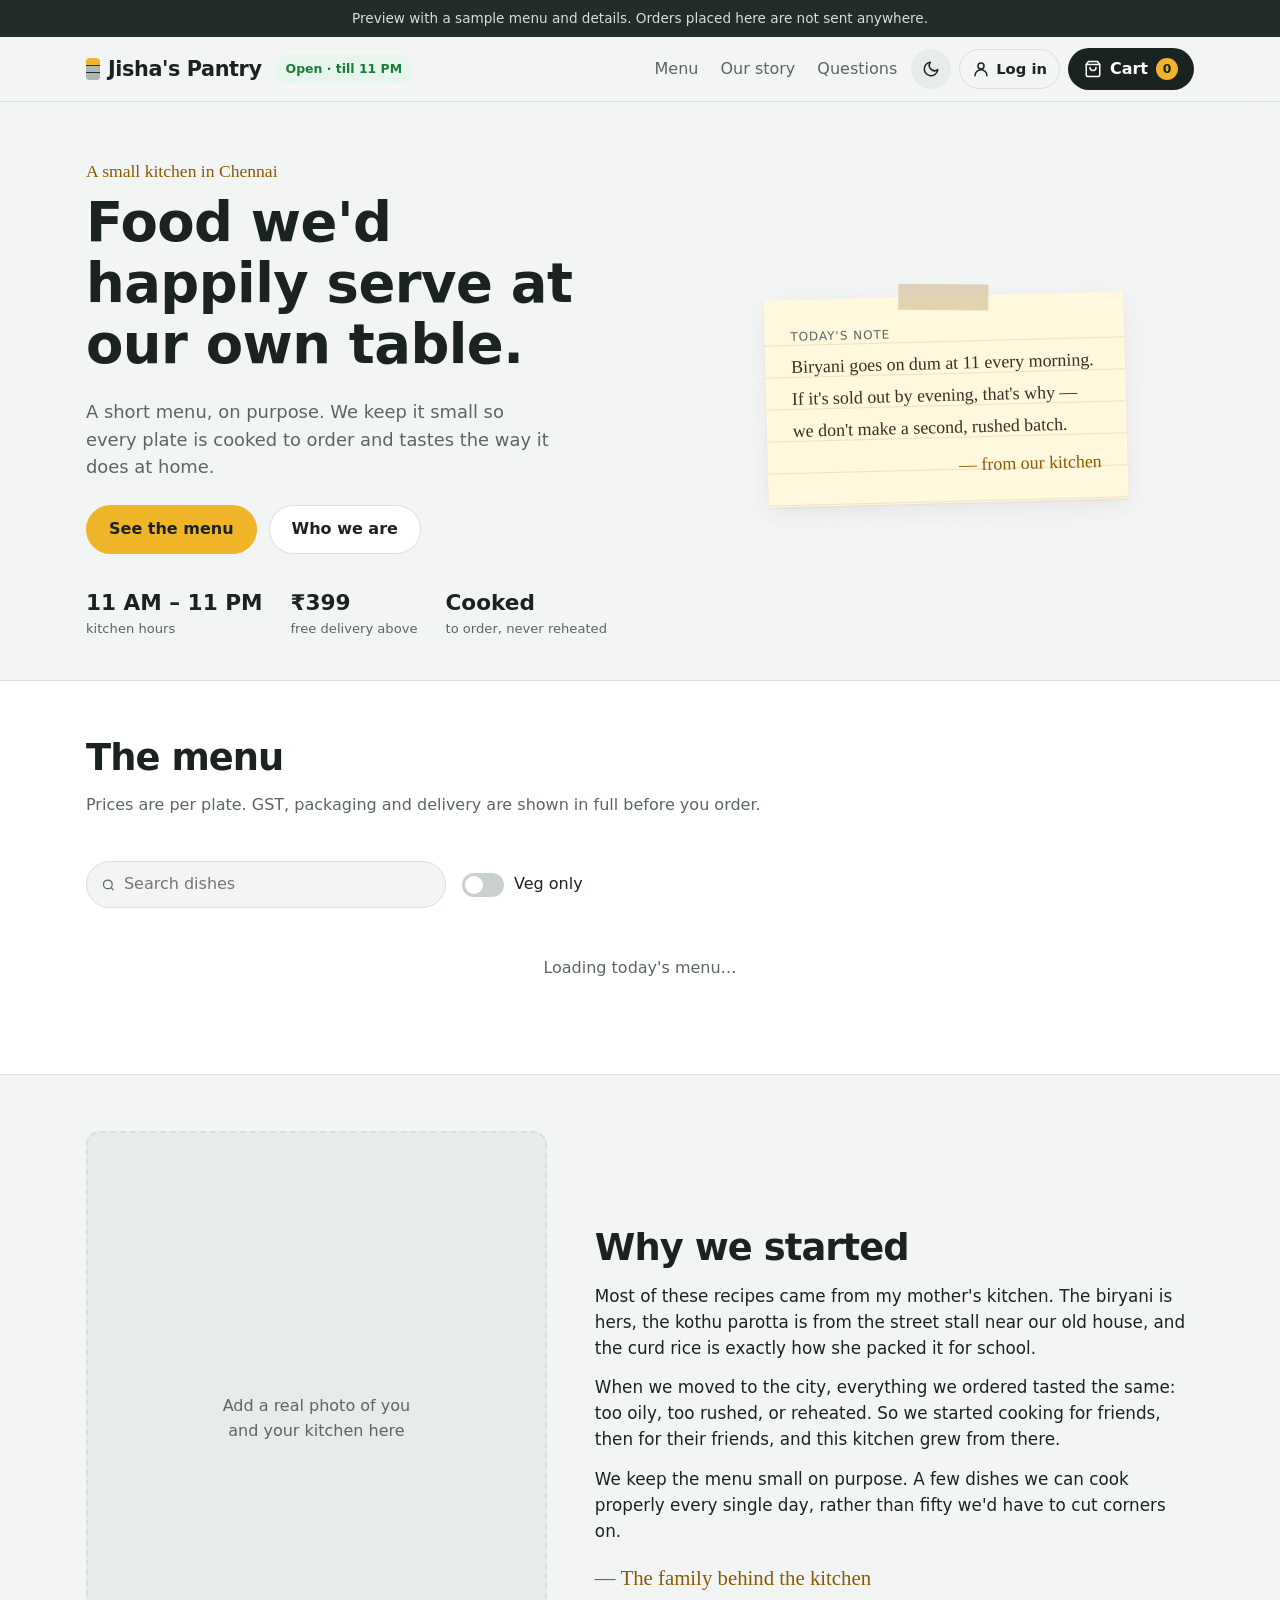
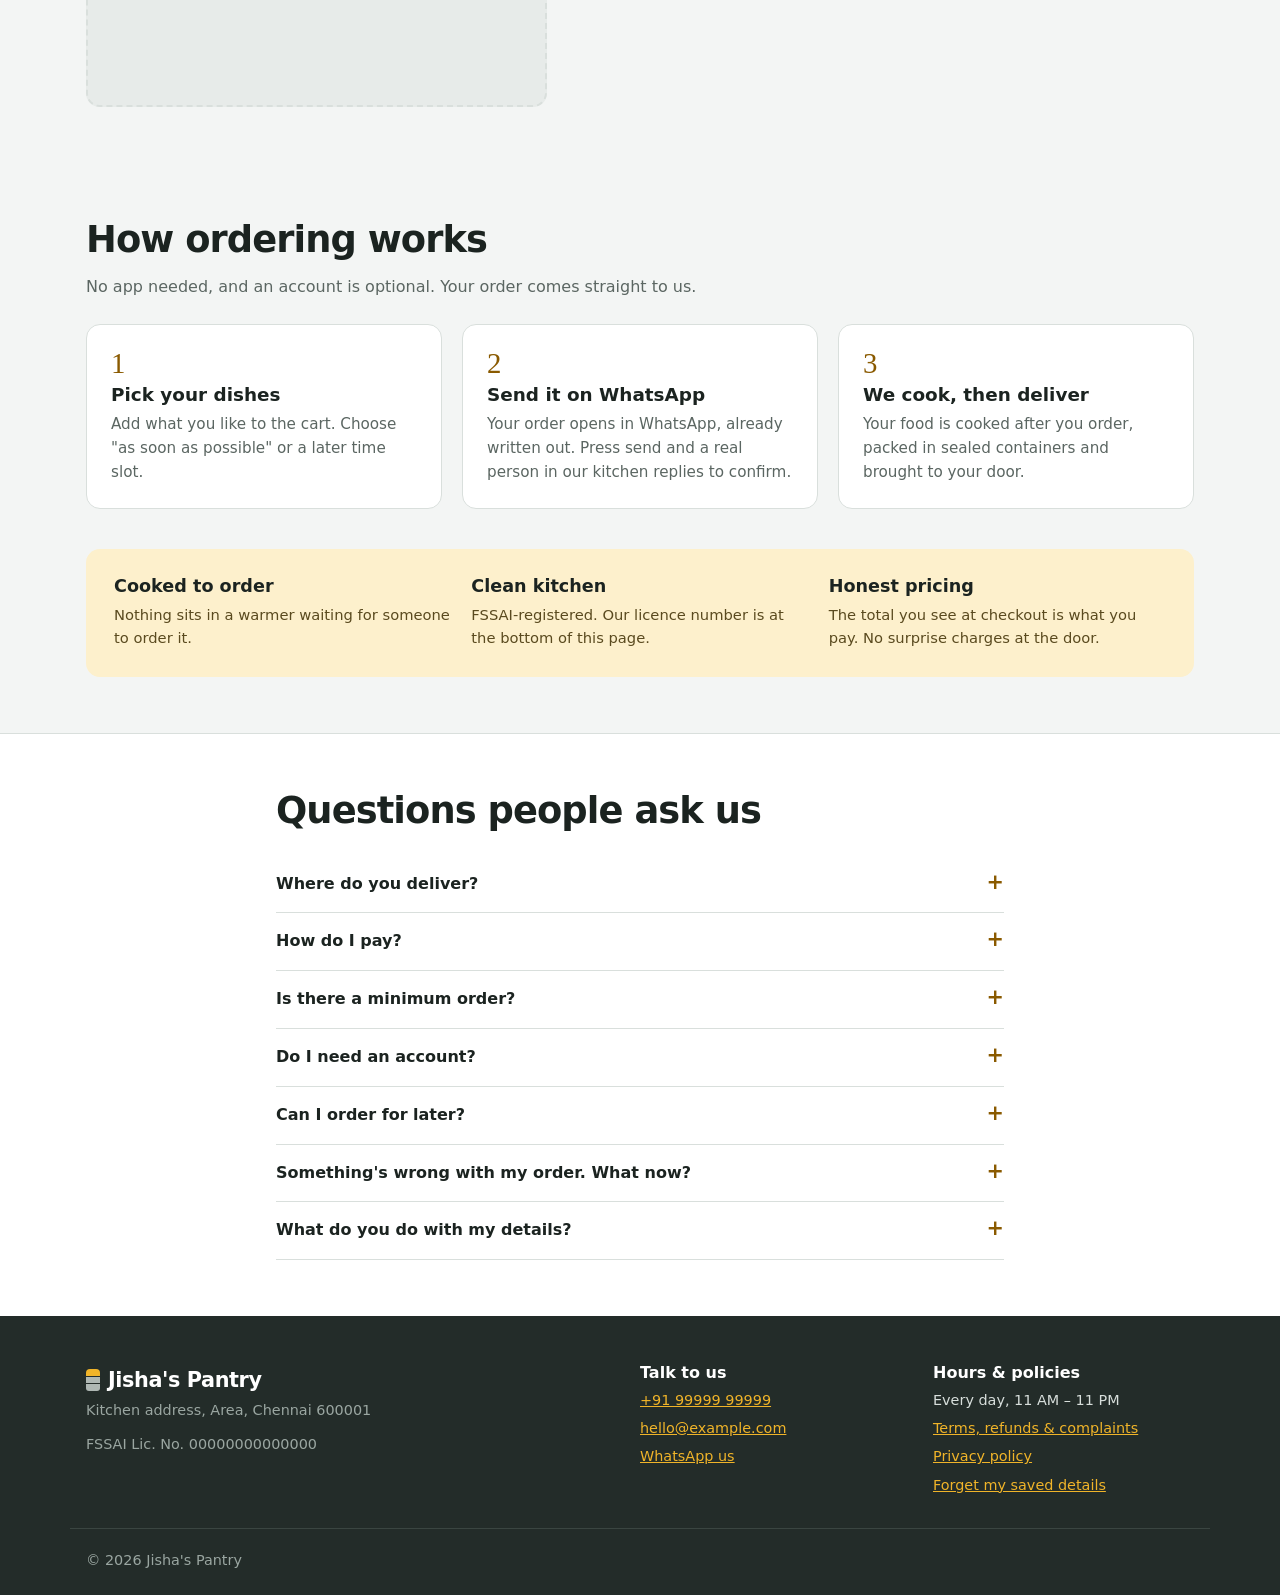
<file: index.html>
<!doctype html>
<html lang="en-IN">
<head>
  <meta charset="utf-8" />
  <meta name="viewport" content="width=device-width, initial-scale=1" />
  <!-- Only this site's own files and its Supabase backend may load. No trackers, ads or third-party scripts. -->
  <meta http-equiv="Content-Security-Policy" content="default-src 'self'; script-src 'self'; style-src 'self'; img-src 'self' data: https://*.supabase.co; font-src 'self'; connect-src 'self' https://*.supabase.co wss://*.supabase.co; manifest-src 'self'; object-src 'none'; base-uri 'none'; form-action 'self'" />
  <meta name="referrer" content="strict-origin-when-cross-origin" />
  <!-- PREVIEW: remove this line at launch so search engines can list the site. -->
  <meta name="robots" content="noindex" />
  <title>Jisha's Pantry — Home-style food delivered in Chennai</title>
  <meta name="description" content="A small cloud kitchen in Chennai. Biryani, curries, dosa and more, cooked to order and delivered hot. Order on WhatsApp." />
  <link rel="canonical" href="https://kiruthika12504.github.io/jishas-pantry/" />
  <meta name="color-scheme" content="light dark" />
  <meta name="theme-color" content="#f3f5f4" />
  <meta property="og:type" content="restaurant" />
  <meta property="og:site_name" content="Jisha's Pantry" />
  <meta property="og:title" content="Jisha's Pantry — Home-style food delivered in Chennai" />
  <meta property="og:description" content="A short menu, cooked to order. Order on WhatsApp." />
  <meta property="og:url" content="https://kiruthika12504.github.io/jishas-pantry/" />
  <meta property="og:image" content="https://kiruthika12504.github.io/jishas-pantry/images/og.png" />
  <meta property="og:locale" content="en_IN" />
  <meta name="twitter:card" content="summary_large_image" />
  <link rel="icon" href="images/icon.svg" type="image/svg+xml" />
  <link rel="apple-touch-icon" href="images/icon-512.png" />
  <link rel="manifest" href="manifest.webmanifest" />
  <link rel="stylesheet" href="css/styles.css" />
  <script src="js/theme.js"></script>
  <script src="js/config.js" defer></script>
  <script src="js/menu.js" defer></script>
  <script src="js/vendor/supabase.js" defer></script>
  <script src="js/backend.js" defer></script>
  <script src="js/site.js" defer></script>
  <script src="js/app.js" defer></script>
  <!-- Business details for search engines. Update with the real details at launch. -->
  <script type="application/ld+json">
  {
    "@context": "https://schema.org",
    "@type": "Restaurant",
    "name": "Jisha's Pantry",
    "url": "https://kiruthika12504.github.io/jishas-pantry/",
    "servesCuisine": ["South Indian", "Indian"],
    "priceRange": "₹₹",
    "telephone": "+91 99999 99999",
    "address": { "@type": "PostalAddress", "addressLocality": "Chennai", "addressRegion": "Tamil Nadu", "addressCountry": "IN" },
    "openingHoursSpecification": [{ "@type": "OpeningHoursSpecification", "dayOfWeek": ["Monday","Tuesday","Wednesday","Thursday","Friday","Saturday","Sunday"], "opens": "11:00", "closes": "23:00" }],
    "hasMenu": "https://kiruthika12504.github.io/jishas-pantry/#menu",
    "acceptsReservations": false
  }
  </script>
</head>
<body>
  <a href="#menu" class="skip">Skip to menu</a>
  <div class="preview-banner" id="previewBanner" hidden>Preview with a sample menu and details. Orders placed here are not sent anywhere.</div>

  <header class="site-header">
    <div class="container header-inner">
      <a href="./" class="logo"><span data-brand></span></a>
      <span class="status-pill" id="statusPill"></span>
      <nav class="nav" aria-label="Main">
        <a href="#menu">Menu</a>
        <a href="#story">Our story</a>
        <a href="#faq">Questions</a>
      </nav>
      <div class="header-actions">
        <button type="button" class="icon-btn theme-toggle" aria-label="Switch theme">
          <svg class="icon-moon" viewBox="0 0 24 24" fill="none" stroke="currentColor" stroke-width="2" stroke-linecap="round" stroke-linejoin="round" aria-hidden="true"><path d="M21 12.8A9 9 0 1 1 11.2 3a7 7 0 0 0 9.8 9.8Z"/></svg>
          <svg class="icon-sun" viewBox="0 0 24 24" fill="none" stroke="currentColor" stroke-width="2" stroke-linecap="round" aria-hidden="true"><circle cx="12" cy="12" r="4"/><path d="M12 2v2M12 20v2M4.9 4.9l1.4 1.4M17.7 17.7l1.4 1.4M2 12h2M20 12h2M4.9 19.1l1.4-1.4M17.7 6.3l1.4-1.4"/></svg>
        </button>
        <a href="account.html" class="account-link" id="accountLink" hidden>
          <svg width="18" height="18" viewBox="0 0 24 24" fill="none" stroke="currentColor" stroke-width="2" stroke-linecap="round" aria-hidden="true"><circle cx="12" cy="8" r="4"/><path d="M4 21a8 8 0 0 1 16 0"/></svg>
          <span class="account-label">Log in</span>
        </a>
        <button type="button" class="cart-btn" id="openCart" aria-label="Open cart">
          <svg width="18" height="18" viewBox="0 0 24 24" fill="none" stroke="currentColor" stroke-width="2" stroke-linecap="round" stroke-linejoin="round" aria-hidden="true"><path d="M6 2 3 6v14a2 2 0 0 0 2 2h14a2 2 0 0 0 2-2V6l-3-4Z"/><path d="M3 6h18"/><path d="M16 10a4 4 0 0 1-8 0"/></svg>
          <span>Cart</span>
          <span class="cart-count" id="cartCount">0</span>
        </button>
      </div>
    </div>
  </header>

  <main id="top">
    <section class="hero" aria-labelledby="heroTitle">
      <div class="container hero-inner">
        <div class="hero-copy">
          <p class="eyebrow">A small kitchen in <span data-city></span></p>
          <h1 id="heroTitle">Food we'd happily serve at our own table.</h1>
          <p class="lead">A short menu, on purpose. We keep it small so every plate is cooked to order and tastes the way it does at home.</p>
          <div class="hero-cta">
            <a href="#menu" class="btn btn-primary">See the menu</a>
            <a href="#story" class="btn btn-ghost">Who we are</a>
          </div>
          <ul class="hero-facts">
            <li><strong id="factHours"></strong><span>kitchen hours</span></li>
            <li><strong id="factFree"></strong><span>free delivery above</span></li>
            <li><strong>Cooked</strong><span>to order, never reheated</span></li>
          </ul>
        </div>
        <aside class="note" aria-label="Note from the kitchen">
          <p class="note-label">Today's note</p>
          <p class="note-text" id="kitchenNote"></p>
          <p class="note-sign" id="kitchenNoteSign"></p>
        </aside>
      </div>
    </section>

    <section class="menu-section" id="menu" aria-labelledby="menuTitle">
      <div class="container">
        <div class="section-head">
          <h2 id="menuTitle">The menu</h2>
          <p class="muted">Prices are per plate. GST, packaging and delivery are shown in full before you order.</p>
        </div>

        <div class="menu-tools">
          <div class="chips" id="categoryChips" role="group" aria-label="Filter by category"></div>
          <div class="tool-row">
            <label class="search">
              <svg width="16" height="16" viewBox="0 0 24 24" fill="none" stroke="currentColor" stroke-width="2" aria-hidden="true"><circle cx="11" cy="11" r="7"/><path d="m20 20-3.5-3.5"/></svg>
              <span class="visually-hidden">Search dishes</span>
              <input type="search" id="searchInput" placeholder="Search dishes" maxlength="40" />
            </label>
            <label class="toggle">
              <input type="checkbox" id="vegOnly" />
              <span class="toggle-track" aria-hidden="true"><span class="toggle-thumb"></span></span>
              <span>Veg only</span>
            </label>
          </div>
        </div>

        <p class="menu-status" id="menuStatus" role="status" hidden></p>
        <div class="menu-grid" id="menuGrid" aria-live="polite"></div>
        <p class="empty muted" id="menuEmpty" hidden>Nothing matches that. Try another search?</p>
      </div>
    </section>

    <section class="story" id="story" aria-labelledby="storyTitle">
      <div class="container story-inner">
        <figure class="story-photo">
          <!-- Replace with a real photo of you / your team in the kitchen: images/team.jpg -->
          <div class="photo-placeholder">Add a real photo of you<br />and your kitchen here</div>
        </figure>
        <div>
          <h2 id="storyTitle">Why we started</h2>
          <!-- SAMPLE TEXT for the preview. Replace with the owner's real story, in their own words, before going live. -->
          <p>Most of these recipes came from my mother's kitchen. The biryani is hers, the kothu parotta is from the street stall near our old house, and the curd rice is exactly how she packed it for school.</p>
          <p>When we moved to the city, everything we ordered tasted the same: too oily, too rushed, or reheated. So we started cooking for friends, then for their friends, and this kitchen grew from there.</p>
          <p>We keep the menu small on purpose. A few dishes we can cook properly every single day, rather than fifty we'd have to cut corners on.</p>
          <p class="signature">— The family behind the kitchen</p>
        </div>
      </div>
    </section>

    <section class="how" id="how" aria-labelledby="howTitle">
      <div class="container">
        <div class="section-head">
          <h2 id="howTitle">How ordering works</h2>
          <p class="muted">No app needed, and an account is optional. Your order comes straight to us.</p>
        </div>
        <ol class="steps">
          <li><h3>Pick your dishes</h3><p>Add what you like to the cart. Choose "as soon as possible" or a later time slot.</p></li>
          <li><h3>Send it on WhatsApp</h3><p>Your order opens in WhatsApp, already written out. Press send and a real person in our kitchen replies to confirm.</p></li>
          <li><h3>We cook, then deliver</h3><p>Your food is cooked after you order, packed in sealed containers and brought to your door.</p></li>
        </ol>

        <!-- Only keep promises you actually keep every day. -->
        <div class="promise">
          <div><h3>Cooked to order</h3><p>Nothing sits in a warmer waiting for someone to order it.</p></div>
          <div><h3>Clean kitchen</h3><p>FSSAI-registered. Our licence number is at the bottom of this page.</p></div>
          <div><h3>Honest pricing</h3><p>The total you see at checkout is what you pay. No surprise charges at the door.</p></div>
        </div>
      </div>
    </section>

    <section class="faq" id="faq" aria-labelledby="faqTitle">
      <div class="container narrow">
        <div class="section-head">
          <h2 id="faqTitle">Questions people ask us</h2>
        </div>
        <details><summary>Where do you deliver?</summary><p id="faqArea"></p></details>
        <details><summary>How do I pay?</summary><p>By UPI or cash when your food arrives. We never ask for card details, OTPs or passwords — if anyone claiming to be us does, it isn't us.</p></details>
        <details><summary>Is there a minimum order?</summary><p id="faqMin"></p></details>
        <details><summary>Do I need an account?</summary><p>No. You can order as a guest. An account just saves your name, number and address so checkout is quicker next time.</p></details>
        <details><summary>Can I order for later?</summary><p>Yes. At checkout, pick a time slot for later today or tomorrow.</p></details>
        <details><summary>Something's wrong with my order. What now?</summary><p>Message us on WhatsApp with a photo. If we got it wrong, we'll replace the dish or refund you. Our full <a href="terms.html#refunds">cancellation and refund policy</a> is in the terms.</p></details>
        <details><summary>What do you do with my details?</summary><p>We use your name, number and address only to deliver your order. We don't sell or share them, and this website has no tracking. <a href="privacy.html">Read the privacy policy</a>.</p></details>
      </div>
    </section>
  </main>

  <footer class="site-footer">
    <div class="container footer-inner">
      <div>
        <a href="./" class="logo"><span data-brand></span></a>
        <p class="muted small" id="footerAddress"></p>
        <p class="muted small" id="footerFssai"></p>
      </div>
      <div>
        <h2>Talk to us</h2>
        <ul class="footer-links small">
          <li><a id="footerPhone"></a></li>
          <li><a id="footerEmail"></a></li>
          <li><a id="footerWhatsapp" target="_blank" rel="noopener noreferrer">WhatsApp us</a></li>
        </ul>
      </div>
      <div>
        <h2>Hours &amp; policies</h2>
        <ul class="footer-links small">
          <li id="footerHours"></li>
          <li><a href="terms.html">Terms, refunds &amp; complaints</a></li>
          <li><a href="privacy.html">Privacy policy</a></li>
          <li><button type="button" class="link-btn" id="forgetMe">Forget my saved details</button></li>
        </ul>
      </div>
    </div>
    <div class="container small muted copyright">© <span id="year"></span> <span data-brand></span></div>
  </footer>

  <!-- Sticky cart bar (mobile) -->
  <button type="button" class="cart-bar" id="cartBar" hidden>
    <span id="cartBarCount"></span>
    <span class="cart-bar-cta">View cart <span id="cartBarTotal"></span> →</span>
  </button>

  <!-- Cart drawer -->
  <dialog class="drawer" id="cartDrawer" aria-labelledby="cartTitle">
    <div class="drawer-head">
      <h2 id="cartTitle">Your order</h2>
      <button type="button" class="icon-btn" data-close aria-label="Close cart">✕</button>
    </div>
    <div class="drawer-body" id="cartBody"></div>
    <div class="drawer-foot" id="cartFoot"></div>
  </dialog>

  <!-- Checkout -->
  <dialog class="modal" id="checkoutModal" aria-labelledby="checkoutTitle">
    <form id="checkoutForm" novalidate autocomplete="on">
      <div class="drawer-head">
        <h2 id="checkoutTitle">Where should we bring it?</h2>
        <button type="button" class="icon-btn" data-close aria-label="Close checkout">✕</button>
      </div>
      <div class="modal-body">
        <div class="field">
          <label for="fName">Your name</label>
          <input id="fName" name="name" autocomplete="name" required maxlength="60" aria-describedby="formError" />
        </div>
        <div class="field">
          <label for="fPhone">Mobile number</label>
          <input id="fPhone" name="phone" type="tel" inputmode="numeric" autocomplete="tel-national" placeholder="10-digit mobile" required pattern="[6-9][0-9]{9}" maxlength="10" aria-describedby="formError" />
        </div>
        <div class="field">
          <label for="fAddress">Delivery address</label>
          <textarea id="fAddress" name="address" rows="2" autocomplete="street-address" placeholder="Flat / house no., street, area" required maxlength="200" aria-describedby="formError"></textarea>
        </div>
        <div class="field-row">
          <div class="field">
            <label for="fPincode">Pincode</label>
            <input id="fPincode" name="pincode" inputmode="numeric" autocomplete="postal-code" maxlength="6" required pattern="[0-9]{6}" aria-describedby="formError" />
          </div>
          <div class="field">
            <label for="fLandmark">Landmark <span class="muted">(optional)</span></label>
            <input id="fLandmark" name="landmark" maxlength="60" />
          </div>
        </div>
        <div class="field">
          <label for="fSlot">When?</label>
          <select id="fSlot" name="slot" required></select>
        </div>
        <fieldset class="field">
          <legend>Payment</legend>
          <div class="radio-row" id="paymentOptions"></div>
        </fieldset>
        <div class="field">
          <label for="fNotes">Anything we should know? <span class="muted">(optional)</span></label>
          <input id="fNotes" name="notes" placeholder="e.g. less spicy, no onion, call on arrival" maxlength="140" />
        </div>
        <label class="check">
          <input type="checkbox" id="fRemember" />
          <span id="rememberText">Remember my details on this device for next time</span>
        </label>
        <p class="form-error" id="formError" role="alert"></p>
      </div>
      <div class="drawer-foot">
        <div class="bill-line total"><span>To pay</span><span id="checkoutTotal"></span></div>
        <button type="submit" class="btn btn-primary btn-block">Send order on WhatsApp</button>
        <p class="tiny muted center">Your order opens in WhatsApp, ready to send. Your details go only to us. <a href="privacy.html" target="_blank">Privacy</a> · <a href="terms.html" target="_blank">Terms</a></p>
      </div>
    </form>
  </dialog>

  <!-- Order handed to WhatsApp -->
  <dialog class="modal" id="successModal" aria-labelledby="successTitle">
    <div class="success">
      <h2 id="successTitle">Almost done — just press send</h2>
      <p id="successText">Your order <strong id="successId"></strong> is written out in WhatsApp. Press <strong>send</strong> and we'll reply to confirm it.</p>
      <p class="small muted" id="successHelp">WhatsApp didn't open? <a id="successLink" target="_blank" rel="noopener noreferrer">Tap here to open it again</a>.</p>
      <pre class="order-preview" id="orderPreview" hidden></pre>
      <button type="button" class="btn btn-primary" data-close>Okay</button>
    </div>
  </dialog>

  <div class="toast" id="toast" role="status" aria-live="polite"></div>
</body>
</html>
</file>
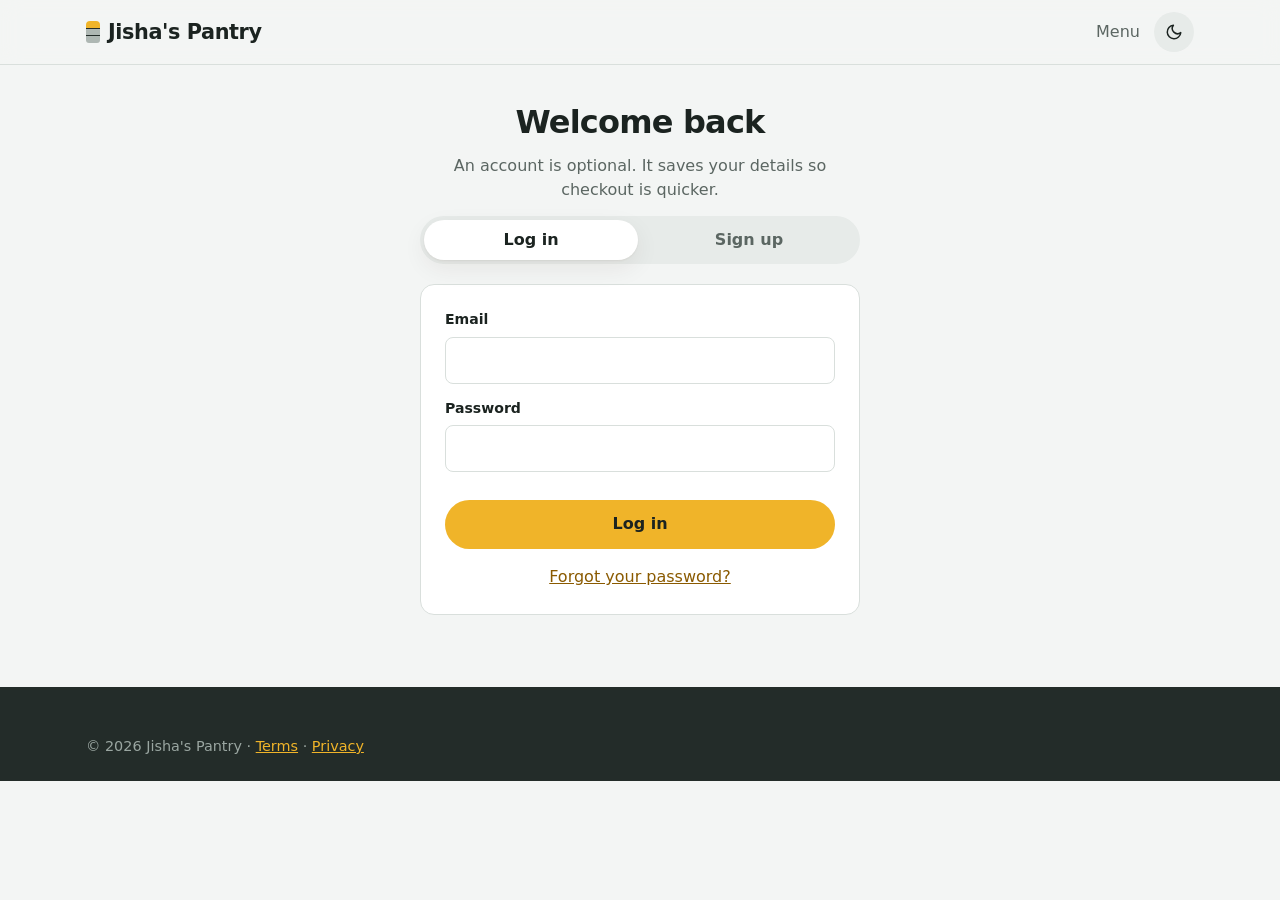
<file: account.html>
<!doctype html>
<html lang="en-IN">
<head>
  <meta charset="utf-8" />
  <meta name="viewport" content="width=device-width, initial-scale=1" />
  <meta http-equiv="Content-Security-Policy" content="default-src 'self'; script-src 'self'; style-src 'self'; img-src 'self' data: https://*.supabase.co; font-src 'self'; connect-src 'self' https://*.supabase.co wss://*.supabase.co; manifest-src 'self'; object-src 'none'; base-uri 'none'; form-action 'self'" />
  <meta name="referrer" content="strict-origin-when-cross-origin" />
  <meta name="robots" content="noindex" />
  <title>Your account — Jisha's Pantry</title>
  <meta name="color-scheme" content="light dark" />
  <meta name="theme-color" content="#f3f5f4" />
  <link rel="icon" href="images/icon.svg" type="image/svg+xml" />
  <link rel="manifest" href="manifest.webmanifest" />
  <link rel="stylesheet" href="css/styles.css" />
  <script src="js/theme.js"></script>
  <script src="js/config.js" defer></script>
  <script src="js/vendor/supabase.js" defer></script>
  <script src="js/backend.js" defer></script>
  <script src="js/site.js" defer></script>
  <script src="js/account.js" defer></script>
</head>
<body>
  <a href="#main" class="skip">Skip to content</a>
  <header class="site-header">
    <div class="container header-inner">
      <a href="./" class="logo"><span data-brand></span></a>
      <nav class="nav" aria-label="Main"><a href="./#menu">Menu</a></nav>
      <div class="header-actions">
        <button type="button" class="icon-btn theme-toggle" aria-label="Switch theme">
          <svg class="icon-moon" viewBox="0 0 24 24" fill="none" stroke="currentColor" stroke-width="2" stroke-linecap="round" stroke-linejoin="round" aria-hidden="true"><path d="M21 12.8A9 9 0 1 1 11.2 3a7 7 0 0 0 9.8 9.8Z"/></svg>
          <svg class="icon-sun" viewBox="0 0 24 24" fill="none" stroke="currentColor" stroke-width="2" stroke-linecap="round" aria-hidden="true"><circle cx="12" cy="12" r="4"/><path d="M12 2v2M12 20v2M4.9 4.9l1.4 1.4M17.7 17.7l1.4 1.4M2 12h2M20 12h2M4.9 19.1l1.4-1.4M17.7 6.3l1.4-1.4"/></svg>
        </button>
      </div>
    </div>
  </header>

  <main id="main" class="container page">
    <div class="auth-wrap">
      <p class="menu-status" id="loading" role="status">Loading…</p>

      <!-- Accounts not switched on (no Supabase keys yet) -->
      <div class="card" id="offView" hidden>
        <h1>Accounts are coming soon</h1>
        <p class="muted">You don't need an account to order. Head back to the menu and order as a guest.</p>
        <a class="btn btn-primary" href="./#menu">Back to the menu</a>
      </div>

      <!-- Signed out: log in / sign up / forgot password -->
      <div id="authView" hidden>
        <h1 class="center" id="authTitle">Welcome back</h1>
        <p class="muted center">An account is optional. It saves your details so checkout is quicker.</p>
        <div class="tabs" role="tablist" aria-label="Log in or sign up">
          <button type="button" class="tab" role="tab" id="tabLogin" aria-controls="loginForm" aria-selected="true">Log in</button>
          <button type="button" class="tab" role="tab" id="tabSignup" aria-controls="signupForm" aria-selected="false" tabindex="-1">Sign up</button>
        </div>

        <form class="card" id="loginForm" role="tabpanel" aria-labelledby="tabLogin" novalidate>
          <div class="field">
            <label for="loginEmail">Email</label>
            <input id="loginEmail" type="email" autocomplete="email" required maxlength="254" />
          </div>
          <div class="field">
            <label for="loginPassword">Password</label>
            <input id="loginPassword" type="password" autocomplete="current-password" required maxlength="72" />
          </div>
          <p class="form-error" id="loginError" role="alert"></p>
          <div class="stack">
            <button type="submit" class="btn btn-primary btn-block">Log in</button>
            <button type="button" class="link-btn dark" id="showReset">Forgot your password?</button>
          </div>
        </form>

        <form class="card" id="signupForm" role="tabpanel" aria-labelledby="tabSignup" novalidate hidden>
          <div class="field">
            <label for="signupName">Your name</label>
            <input id="signupName" autocomplete="name" required maxlength="60" />
          </div>
          <div class="field">
            <label for="signupEmail">Email</label>
            <input id="signupEmail" type="email" autocomplete="email" required maxlength="254" />
          </div>
          <div class="field">
            <label for="signupPassword">Password</label>
            <input id="signupPassword" type="password" autocomplete="new-password" required minlength="8" maxlength="72" aria-describedby="pwHint" />
            <span class="hint" id="pwHint">At least 8 characters. A short sentence is easy to remember and hard to guess.</span>
          </div>
          <label class="check">
            <input type="checkbox" id="signupConsent" required />
            <span>I agree to the <a href="terms.html" target="_blank">Terms</a> and the <a href="privacy.html" target="_blank">Privacy policy</a>.</span>
          </label>
          <p class="form-error" id="signupError" role="alert"></p>
          <button type="submit" class="btn btn-primary btn-block">Create account</button>
        </form>

        <form class="card" id="resetForm" novalidate hidden>
          <h2>Reset your password</h2>
          <p class="muted small">Enter your email and we'll send you a link to set a new password.</p>
          <div class="field">
            <label for="resetEmail">Email</label>
            <input id="resetEmail" type="email" autocomplete="email" required maxlength="254" />
          </div>
          <p class="form-error" id="resetError" role="alert"></p>
          <p class="form-ok" id="resetOk" role="status"></p>
          <div class="stack">
            <button type="submit" class="btn btn-primary btn-block">Send reset link</button>
            <button type="button" class="link-btn dark" id="backToLogin">Back to log in</button>
          </div>
        </form>
      </div>

      <!-- After signing up, before the email is confirmed -->
      <div class="card" id="checkEmailView" hidden>
        <h1>Check your email</h1>
        <p>We've sent a link to <strong id="checkEmailAddress"></strong>. Open it to confirm your account, then come back and log in.</p>
        <p class="muted small">Can't find it? Look in spam or promotions.</p>
      </div>

      <!-- Arrived from a password-reset email -->
      <form class="card" id="newPasswordForm" novalidate hidden>
        <h1>Set a new password</h1>
        <div class="field">
          <label for="newPassword">New password</label>
          <input id="newPassword" type="password" autocomplete="new-password" required minlength="8" maxlength="72" />
          <span class="hint">At least 8 characters.</span>
        </div>
        <p class="form-error" id="newPasswordError" role="alert"></p>
        <button type="submit" class="btn btn-primary btn-block">Save new password</button>
      </form>

      <!-- Signed in -->
      <div id="profileView" class="stack" hidden>
        <div class="page-head">
          <h1>Hello<span id="helloName"></span></h1>
          <button type="button" class="btn btn-ghost btn-sm" id="logOut">Log out</button>
        </div>
        <p class="muted" id="signedInAs"></p>

        <a class="btn btn-primary" href="admin.html" id="adminLink" hidden>Manage the menu</a>

        <form class="card" id="profileForm" novalidate>
          <h2>Delivery details</h2>
          <p class="muted small">Filled in for you at checkout. Only you and our kitchen can see them.</p>
          <div class="field">
            <label for="pName">Name</label>
            <input id="pName" autocomplete="name" maxlength="60" />
          </div>
          <div class="field">
            <label for="pPhone">Mobile number</label>
            <input id="pPhone" type="tel" inputmode="numeric" autocomplete="tel-national" maxlength="10" placeholder="10-digit mobile" />
          </div>
          <div class="field">
            <label for="pAddress">Address</label>
            <textarea id="pAddress" rows="2" autocomplete="street-address" maxlength="200"></textarea>
          </div>
          <div class="field-row">
            <div class="field">
              <label for="pPincode">Pincode</label>
              <input id="pPincode" inputmode="numeric" autocomplete="postal-code" maxlength="6" />
            </div>
            <div class="field">
              <label for="pLandmark">Landmark</label>
              <input id="pLandmark" maxlength="60" />
            </div>
          </div>
          <p class="form-error" id="profileError" role="alert"></p>
          <p class="form-ok" id="profileOk" role="status"></p>
          <div class="row-actions">
            <button type="submit" class="btn btn-primary" id="saveProfile">Save details</button>
            <a class="btn btn-ghost" href="./#menu">Back to the menu</a>
          </div>
        </form>

        <div class="card">
          <h2>Delete account</h2>
          <p class="muted small">Removes your account and saved details for good. Past orders you sent on WhatsApp stay in that chat.</p>
          <div id="deleteArea">
            <button type="button" class="btn btn-danger btn-sm" id="deleteStart">Delete my account</button>
          </div>
        </div>
      </div>
    </div>
  </main>

  <footer class="site-footer">
    <div class="container small muted">
      © <span id="year"></span> <span data-brand></span> ·
      <a href="terms.html">Terms</a> · <a href="privacy.html">Privacy</a>
    </div>
  </footer>
  <div class="toast" id="toast" role="status" aria-live="polite"></div>
</body>
</html>
</file>
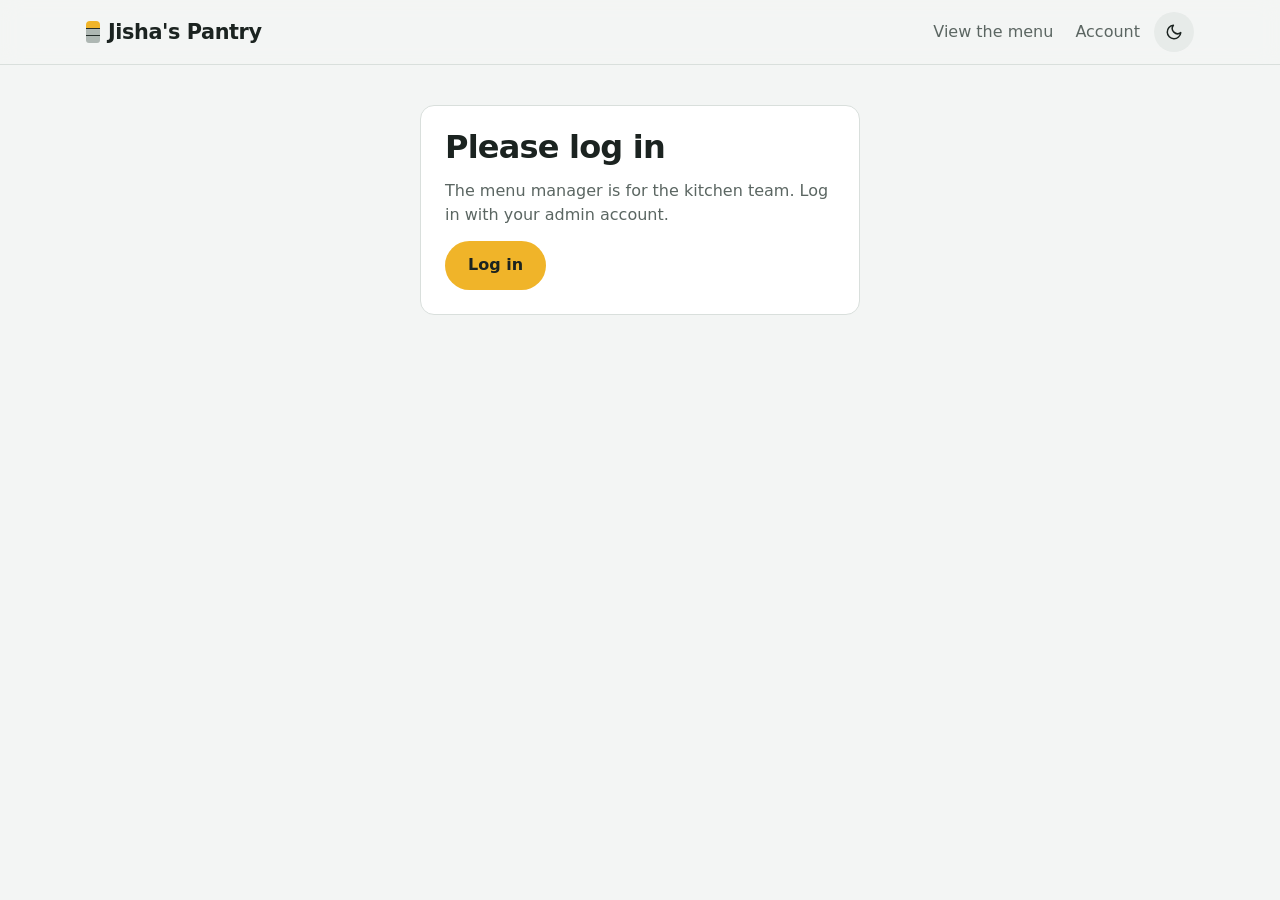
<file: admin.html>
<!doctype html>
<html lang="en-IN">
<head>
  <meta charset="utf-8" />
  <meta name="viewport" content="width=device-width, initial-scale=1" />
  <meta http-equiv="Content-Security-Policy" content="default-src 'self'; script-src 'self'; style-src 'self'; img-src 'self' data: blob: https://*.supabase.co; font-src 'self'; connect-src 'self' https://*.supabase.co wss://*.supabase.co; manifest-src 'self'; object-src 'none'; base-uri 'none'; form-action 'self'" />
  <meta name="referrer" content="strict-origin-when-cross-origin" />
  <meta name="robots" content="noindex, nofollow" />
  <title>Menu manager — Jisha's Pantry</title>
  <meta name="color-scheme" content="light dark" />
  <meta name="theme-color" content="#f3f5f4" />
  <link rel="icon" href="images/icon.svg" type="image/svg+xml" />
  <link rel="stylesheet" href="css/styles.css" />
  <script src="js/theme.js"></script>
  <script src="js/config.js" defer></script>
  <script src="js/vendor/supabase.js" defer></script>
  <script src="js/backend.js" defer></script>
  <script src="js/site.js" defer></script>
  <script src="js/admin.js" defer></script>
</head>
<body>
  <a href="#main" class="skip">Skip to content</a>
  <header class="site-header">
    <div class="container header-inner">
      <a href="./" class="logo"><span data-brand></span></a>
      <nav class="nav" aria-label="Main">
        <a href="./#menu">View the menu</a>
        <a href="account.html">Account</a>
      </nav>
      <div class="header-actions">
        <button type="button" class="icon-btn theme-toggle" aria-label="Switch theme">
          <svg class="icon-moon" viewBox="0 0 24 24" fill="none" stroke="currentColor" stroke-width="2" stroke-linecap="round" stroke-linejoin="round" aria-hidden="true"><path d="M21 12.8A9 9 0 1 1 11.2 3a7 7 0 0 0 9.8 9.8Z"/></svg>
          <svg class="icon-sun" viewBox="0 0 24 24" fill="none" stroke="currentColor" stroke-width="2" stroke-linecap="round" aria-hidden="true"><circle cx="12" cy="12" r="4"/><path d="M12 2v2M12 20v2M4.9 4.9l1.4 1.4M17.7 17.7l1.4 1.4M2 12h2M20 12h2M4.9 19.1l1.4-1.4M17.7 6.3l1.4-1.4"/></svg>
        </button>
      </div>
    </div>
  </header>

  <main id="main" class="container page">
    <p class="menu-status" id="loading" role="status">Checking your access…</p>

    <div class="card auth-wrap" id="gate" hidden>
      <h1 id="gateTitle"></h1>
      <p class="muted" id="gateText"></p>
      <a class="btn btn-primary" id="gateLink" href="account.html">Log in</a>
    </div>

    <div id="manager" hidden>
      <div class="page-head">
        <div>
          <h1>Menu manager</h1>
          <p class="muted" id="dishCount"></p>
        </div>
        <button type="button" class="btn btn-primary" id="addDish">+ Add a dish</button>
      </div>

      <div class="admin-grid">
        <div>
          <div class="table-wrap">
            <table class="dish-table">
              <caption class="visually-hidden">All dishes on the menu</caption>
              <thead>
                <tr><th scope="col">Dish</th><th scope="col">Price</th><th scope="col">On menu</th><th scope="col"><span class="visually-hidden">Actions</span></th></tr>
              </thead>
              <tbody id="dishRows"></tbody>
            </table>
          </div>
          <p class="tiny muted">Changes show on the website straight away. Customers who already have the page open see them when they refresh.</p>
        </div>

        <form class="card" id="dishForm" novalidate aria-labelledby="formTitle">
          <h2 id="formTitle">Add a dish</h2>
          <input type="hidden" id="dId" />
          <div class="field">
            <label for="dName">Dish name</label>
            <input id="dName" required maxlength="80" />
          </div>
          <div class="field">
            <label for="dDesc">Short description</label>
            <textarea id="dDesc" rows="3" maxlength="300" aria-describedby="descHint"></textarea>
            <span class="hint" id="descHint">What's in it and what it comes with. Up to 300 characters.</span>
          </div>
          <div class="field-row">
            <div class="field">
              <label for="dPrice">Price (₹)</label>
              <input id="dPrice" type="number" inputmode="numeric" min="1" max="100000" step="1" required />
            </div>
            <div class="field">
              <label for="dCategory">Category</label>
              <input id="dCategory" list="categoryList" required maxlength="40" />
              <datalist id="categoryList"></datalist>
            </div>
          </div>
          <fieldset class="field">
            <legend>Type</legend>
            <div class="radio-row">
              <label><input type="radio" name="dVeg" value="veg" checked /> Veg</label>
              <label><input type="radio" name="dVeg" value="nonveg" /> Non-veg</label>
            </div>
          </fieldset>
          <div class="field-row">
            <div class="field">
              <label for="dSpice">Spice level</label>
              <select id="dSpice">
                <option value="0">Not spicy</option>
                <option value="1">Mild</option>
                <option value="2">Medium</option>
                <option value="3">Spicy</option>
              </select>
            </div>
            <div class="field">
              <label for="dOrder">Position on menu</label>
              <input id="dOrder" type="number" inputmode="numeric" min="0" max="9999" step="1" aria-describedby="orderHint" />
              <span class="hint" id="orderHint">Lower numbers show first.</span>
            </div>
          </div>
          <div class="field">
            <label for="dTags">Label <span class="muted">(optional)</span></label>
            <input id="dTags" maxlength="40" placeholder="e.g. Bestseller" aria-describedby="tagHint" />
            <span class="hint" id="tagHint">Shown on the photo. Leave empty for none.</span>
          </div>
          <div class="field">
            <label for="dPhoto">Photo <span class="muted">(JPG, PNG or WebP, under 2 MB)</span></label>
            <div class="photo-preview" id="photoPreview" aria-hidden="true"></div>
            <input id="dPhoto" type="file" accept="image/jpeg,image/png,image/webp" />
            <button type="button" class="link-btn dark small" id="removePhoto" hidden>Remove photo</button>
          </div>
          <div class="field">
            <label for="dEmoji">Emoji if there's no photo</label>
            <input id="dEmoji" maxlength="8" />
          </div>
          <label class="check">
            <input type="checkbox" id="dAvailable" checked />
            <span>Available to order today</span>
          </label>
          <p class="form-error" id="dishError" role="alert"></p>
          <div class="row-actions">
            <button type="submit" class="btn btn-primary" id="saveDish">Add dish</button>
            <button type="button" class="btn btn-ghost" id="cancelEdit" hidden>Cancel</button>
          </div>
        </form>
      </div>
    </div>
  </main>
  <div class="toast" id="toast" role="status" aria-live="polite"></div>
</body>
</html>
</file>
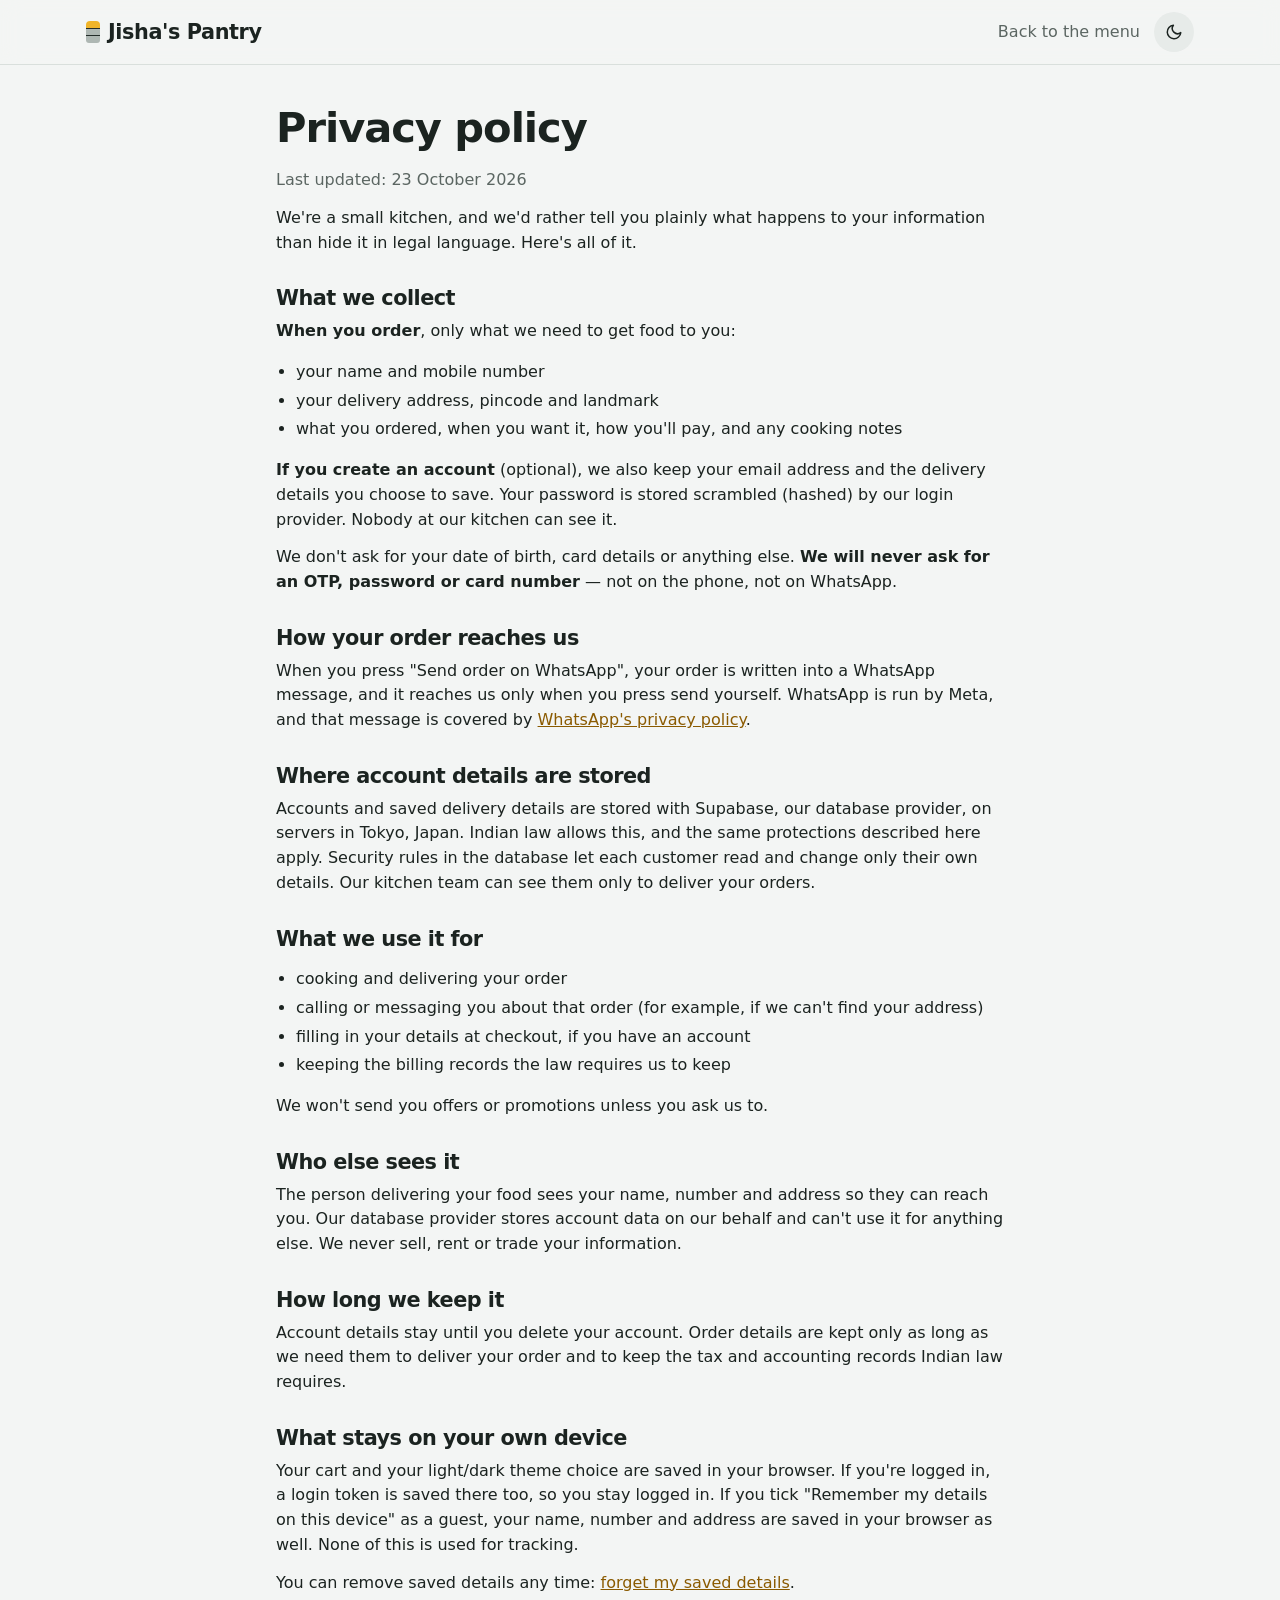
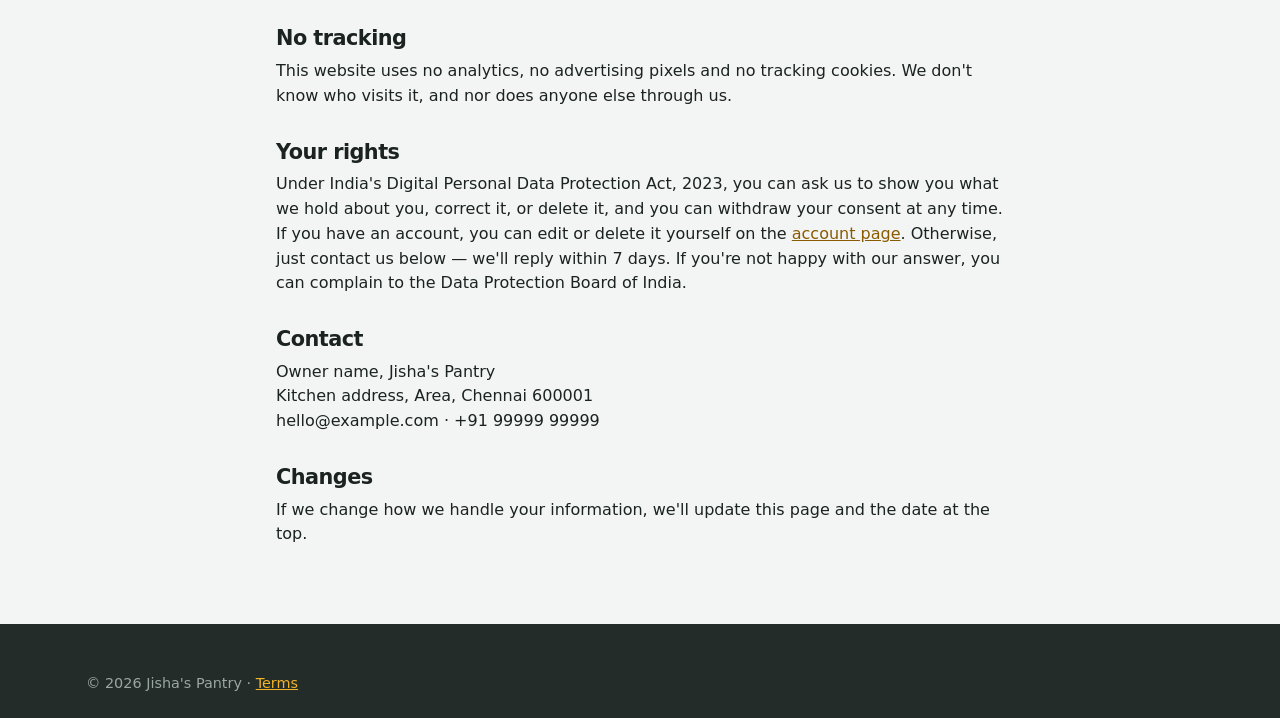
<file: privacy.html>
<!doctype html>
<html lang="en-IN">
<head>
  <meta charset="utf-8" />
  <meta name="viewport" content="width=device-width, initial-scale=1" />
  <meta http-equiv="Content-Security-Policy" content="default-src 'self'; script-src 'self'; style-src 'self'; img-src 'self' data:; object-src 'none'; base-uri 'none'; form-action 'none'" />
  <meta name="referrer" content="strict-origin-when-cross-origin" />
  <title>Privacy policy — Jisha's Pantry</title>
  <meta name="description" content="What Jisha's Pantry collects, why, where it's stored, and how to have it deleted." />
  <meta name="color-scheme" content="light dark" />
  <meta name="theme-color" content="#f3f5f4" />
  <link rel="icon" href="images/icon.svg" type="image/svg+xml" />
  <link rel="stylesheet" href="css/styles.css" />
  <script src="js/theme.js"></script>
  <script src="js/config.js" defer></script>
  <script src="js/site.js" defer></script>
  <script src="js/legal.js" defer></script>
</head>
<body>
  <a href="#main" class="skip">Skip to content</a>
  <header class="site-header">
    <div class="container header-inner">
      <a href="./" class="logo"><span data-brand></span></a>
      <nav class="nav" aria-label="Main"><a href="./#menu">Back to the menu</a></nav>
      <div class="header-actions">
        <button type="button" class="icon-btn theme-toggle" aria-label="Switch theme">
          <svg class="icon-moon" viewBox="0 0 24 24" fill="none" stroke="currentColor" stroke-width="2" stroke-linecap="round" stroke-linejoin="round" aria-hidden="true"><path d="M21 12.8A9 9 0 1 1 11.2 3a7 7 0 0 0 9.8 9.8Z"/></svg>
          <svg class="icon-sun" viewBox="0 0 24 24" fill="none" stroke="currentColor" stroke-width="2" stroke-linecap="round" aria-hidden="true"><circle cx="12" cy="12" r="4"/><path d="M12 2v2M12 20v2M4.9 4.9l1.4 1.4M17.7 17.7l1.4 1.4M2 12h2M20 12h2M4.9 19.1l1.4-1.4M17.7 6.3l1.4-1.4"/></svg>
        </button>
      </div>
    </div>
  </header>

  <main id="main" class="container narrow legal">
    <h1>Privacy policy</h1>
    <p class="muted">Last updated: <span data-fill="privacyPolicyUpdated"></span></p>

    <p>We're a small kitchen, and we'd rather tell you plainly what happens to your information than hide it in legal language. Here's all of it.</p>

    <h2>What we collect</h2>
    <p><strong>When you order</strong>, only what we need to get food to you:</p>
    <ul>
      <li>your name and mobile number</li>
      <li>your delivery address, pincode and landmark</li>
      <li>what you ordered, when you want it, how you'll pay, and any cooking notes</li>
    </ul>
    <p><strong>If you create an account</strong> (optional), we also keep your email address and the delivery details you choose to save. Your password is stored scrambled (hashed) by our login provider. Nobody at our kitchen can see it.</p>
    <p>We don't ask for your date of birth, card details or anything else. <strong>We will never ask for an OTP, password or card number</strong> — not on the phone, not on WhatsApp.</p>

    <h2>How your order reaches us</h2>
    <p>When you press "Send order on WhatsApp", your order is written into a WhatsApp message, and it reaches us only when you press send yourself. WhatsApp is run by Meta, and that message is covered by <a href="https://www.whatsapp.com/legal/privacy-policy" target="_blank" rel="noopener noreferrer">WhatsApp's privacy policy</a>.</p>

    <h2>Where account details are stored</h2>
    <p>Accounts and saved delivery details are stored with Supabase, our database provider, on servers in Tokyo, Japan. Indian law allows this, and the same protections described here apply. Security rules in the database let each customer read and change only their own details. Our kitchen team can see them only to deliver your orders.</p>

    <h2>What we use it for</h2>
    <ul>
      <li>cooking and delivering your order</li>
      <li>calling or messaging you about that order (for example, if we can't find your address)</li>
      <li>filling in your details at checkout, if you have an account</li>
      <li>keeping the billing records the law requires us to keep</li>
    </ul>
    <p>We won't send you offers or promotions unless you ask us to.</p>

    <h2>Who else sees it</h2>
    <p>The person delivering your food sees your name, number and address so they can reach you. Our database provider stores account data on our behalf and can't use it for anything else. We never sell, rent or trade your information.</p>

    <h2>How long we keep it</h2>
    <p>Account details stay until you delete your account. Order details are kept only as long as we need them to deliver your order and to keep the tax and accounting records Indian law requires.</p>

    <h2>What stays on your own device</h2>
    <p>Your cart and your light/dark theme choice are saved in your browser. If you're logged in, a login token is saved there too, so you stay logged in. If you tick "Remember my details on this device" as a guest, your name, number and address are saved in your browser as well. None of this is used for tracking.</p>
    <p>You can remove saved details any time: <button type="button" class="link-btn dark" id="forgetMe">forget my saved details</button>.</p>

    <h2>No tracking</h2>
    <p>This website uses no analytics, no advertising pixels and no tracking cookies. We don't know who visits it, and nor does anyone else through us.</p>

    <h2>Your rights</h2>
    <p>Under India's Digital Personal Data Protection Act, 2023, you can ask us to show you what we hold about you, correct it, or delete it, and you can withdraw your consent at any time. If you have an account, you can edit or delete it yourself on the <a href="account.html">account page</a>. Otherwise, just contact us below — we'll reply within 7 days. If you're not happy with our answer, you can complain to the Data Protection Board of India.</p>

    <h2>Contact</h2>
    <p>
      <span data-fill="privacyContactName"></span>, <span data-brand></span><br />
      <span data-fill="kitchenAddress"></span><br />
      <span data-fill="email"></span> · <span data-fill="phoneDisplay"></span>
    </p>

    <h2>Changes</h2>
    <p>If we change how we handle your information, we'll update this page and the date at the top.</p>
  </main>

  <footer class="site-footer">
    <div class="container small muted">© <span id="year"></span> <span data-brand></span> · <a href="terms.html">Terms</a></div>
  </footer>
  <div class="toast" id="toast" role="status" aria-live="polite"></div>
</body>
</html>
</file>
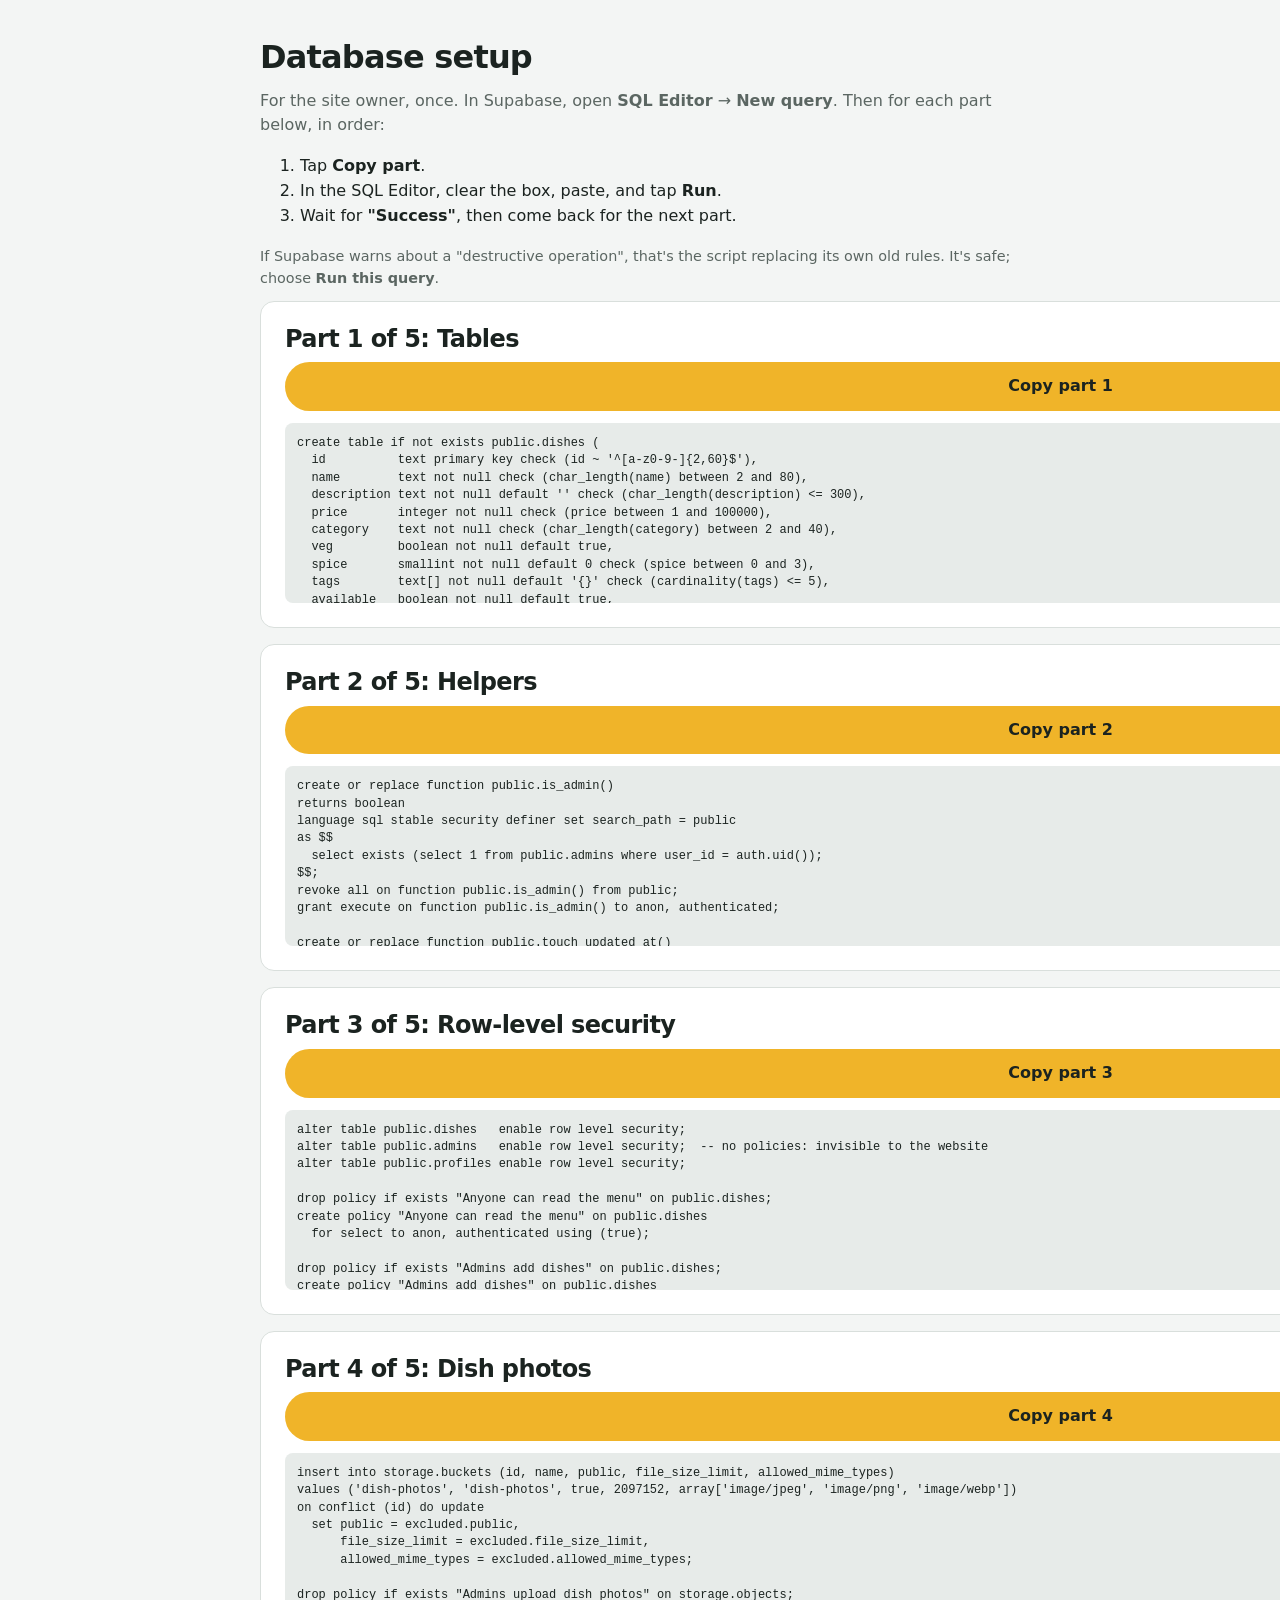
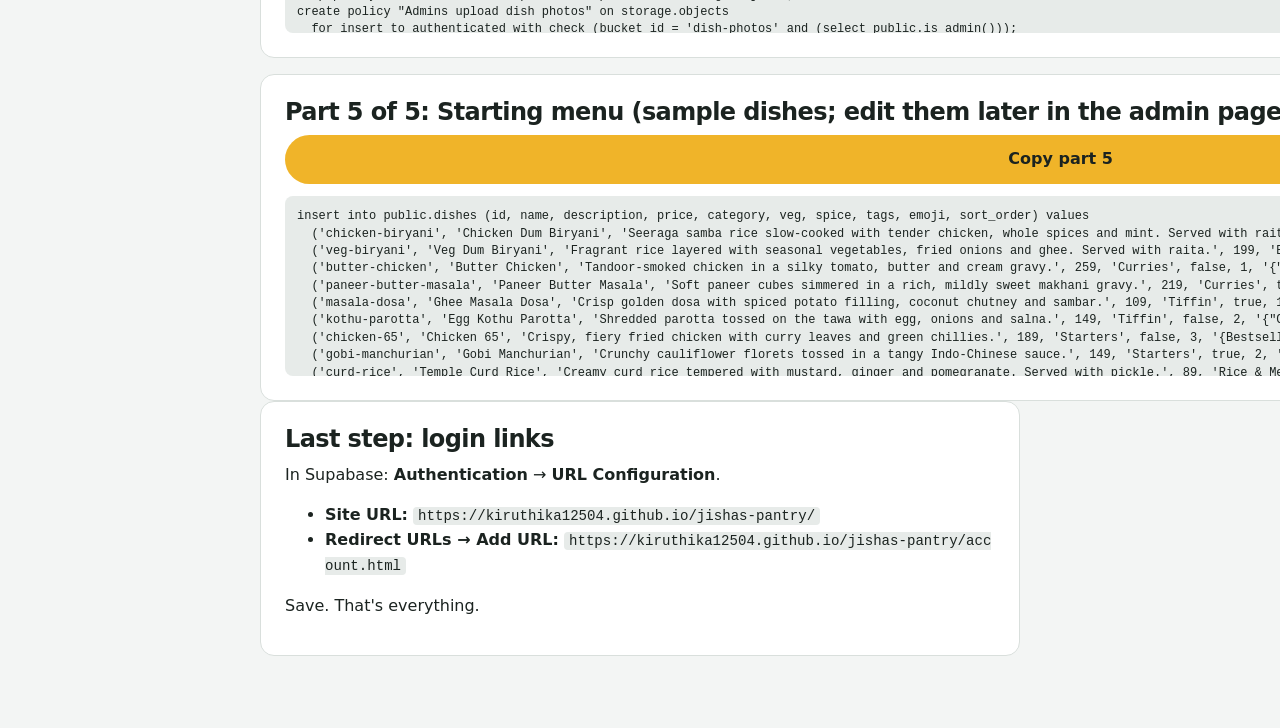
<file: setup.html>
<!doctype html>
<html lang="en-IN">
<head>
  <meta charset="utf-8" />
  <meta name="viewport" content="width=device-width, initial-scale=1" />
  <meta http-equiv="Content-Security-Policy" content="default-src 'self'; script-src 'self'; style-src 'self'; img-src 'self' data:; connect-src 'self'; object-src 'none'; base-uri 'none'; form-action 'none'" />
  <meta name="robots" content="noindex, nofollow" />
  <title>Database setup — Jisha's Pantry</title>
  <meta name="color-scheme" content="light dark" />
  <meta name="theme-color" content="#f3f5f4" />
  <link rel="icon" href="images/icon.svg" type="image/svg+xml" />
  <link rel="stylesheet" href="css/styles.css" />
  <script src="js/theme.js"></script>
  <script src="js/setup.js" defer></script>
</head>
<body>
  <main class="container narrow page">
    <h1>Database setup</h1>
    <p class="muted">For the site owner, once. In Supabase, open <strong>SQL Editor</strong> → <strong>New query</strong>. Then for each part below, in order:</p>
    <ol>
      <li>Tap <strong>Copy part</strong>.</li>
      <li>In the SQL Editor, clear the box, paste, and tap <strong>Run</strong>.</li>
      <li>Wait for <strong>"Success"</strong>, then come back for the next part.</li>
    </ol>
    <p class="muted small">If Supabase warns about a "destructive operation", that's the script replacing its own old rules. It's safe; choose <strong>Run this query</strong>.</p>
    <p class="menu-status" id="status" role="status">Loading the setup script…</p>
    <div class="stack" id="parts"></div>
    <div class="card" id="after" hidden>
      <h2>Last step: login links</h2>
      <p>In Supabase: <strong>Authentication</strong> → <strong>URL Configuration</strong>.</p>
      <ul>
        <li><strong>Site URL:</strong> <code>https://kiruthika12504.github.io/jishas-pantry/</code></li>
        <li><strong>Redirect URLs → Add URL:</strong> <code>https://kiruthika12504.github.io/jishas-pantry/account.html</code></li>
      </ul>
      <p>Save. That's everything.</p>
    </div>
  </main>
  <div class="toast" id="toast" role="status" aria-live="polite"></div>
</body>
</html>
</file>
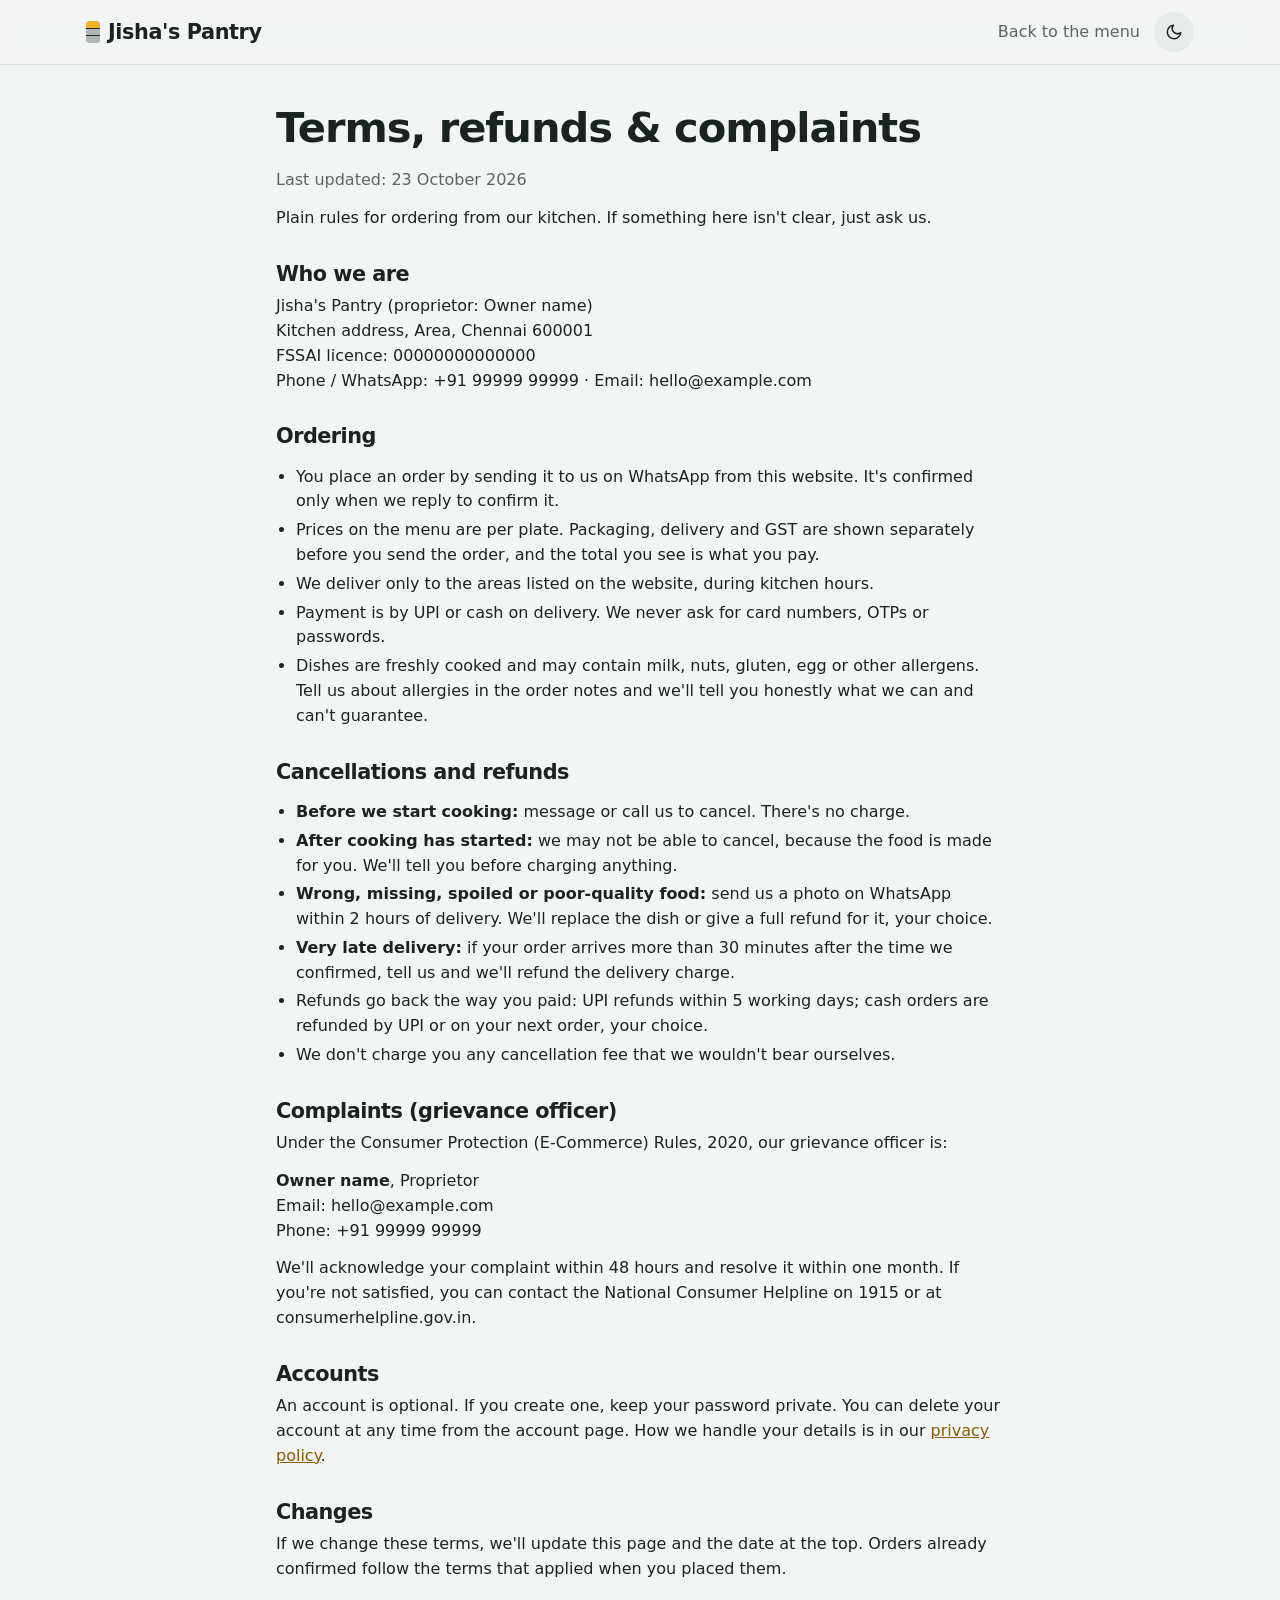
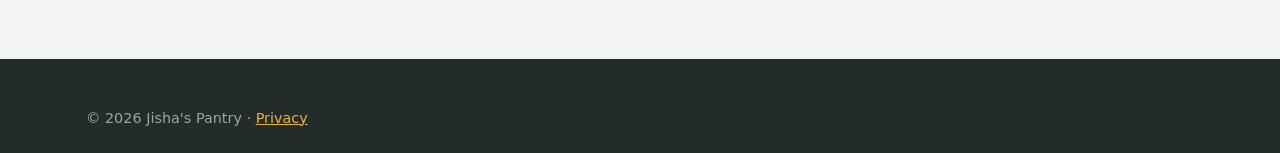
<file: terms.html>
<!doctype html>
<html lang="en-IN">
<head>
  <meta charset="utf-8" />
  <meta name="viewport" content="width=device-width, initial-scale=1" />
  <meta http-equiv="Content-Security-Policy" content="default-src 'self'; script-src 'self'; style-src 'self'; img-src 'self' data:; object-src 'none'; base-uri 'none'; form-action 'none'" />
  <meta name="referrer" content="strict-origin-when-cross-origin" />
  <title>Terms, refunds &amp; complaints — Jisha's Pantry</title>
  <meta name="description" content="Ordering terms, cancellation and refund policy, and how to raise a complaint with Jisha's Pantry." />
  <meta name="color-scheme" content="light dark" />
  <meta name="theme-color" content="#f3f5f4" />
  <link rel="icon" href="images/icon.svg" type="image/svg+xml" />
  <link rel="stylesheet" href="css/styles.css" />
  <script src="js/theme.js"></script>
  <script src="js/config.js" defer></script>
  <script src="js/site.js" defer></script>
  <script src="js/legal.js" defer></script>
</head>
<body>
  <a href="#main" class="skip">Skip to content</a>
  <header class="site-header">
    <div class="container header-inner">
      <a href="./" class="logo"><span data-brand></span></a>
      <nav class="nav" aria-label="Main"><a href="./#menu">Back to the menu</a></nav>
      <div class="header-actions">
        <button type="button" class="icon-btn theme-toggle" aria-label="Switch theme">
          <svg class="icon-moon" viewBox="0 0 24 24" fill="none" stroke="currentColor" stroke-width="2" stroke-linecap="round" stroke-linejoin="round" aria-hidden="true"><path d="M21 12.8A9 9 0 1 1 11.2 3a7 7 0 0 0 9.8 9.8Z"/></svg>
          <svg class="icon-sun" viewBox="0 0 24 24" fill="none" stroke="currentColor" stroke-width="2" stroke-linecap="round" aria-hidden="true"><circle cx="12" cy="12" r="4"/><path d="M12 2v2M12 20v2M4.9 4.9l1.4 1.4M17.7 17.7l1.4 1.4M2 12h2M20 12h2M4.9 19.1l1.4-1.4M17.7 6.3l1.4-1.4"/></svg>
        </button>
      </div>
    </div>
  </header>

  <main id="main" class="container narrow legal">
    <h1>Terms, refunds &amp; complaints</h1>
    <p class="muted">Last updated: <span data-fill="termsUpdated"></span></p>
    <p>Plain rules for ordering from our kitchen. If something here isn't clear, just ask us.</p>

    <h2 id="seller">Who we are</h2>
    <p>
      <span data-fill="legalName"></span><br />
      <span data-fill="kitchenAddress"></span><br />
      FSSAI licence: <span data-fill="fssaiLicense"></span><br />
      Phone / WhatsApp: <span data-fill="phoneDisplay"></span> · Email: <span data-fill="email"></span>
    </p>

    <h2 id="ordering">Ordering</h2>
    <ul>
      <li>You place an order by sending it to us on WhatsApp from this website. It's confirmed only when we reply to confirm it.</li>
      <li>Prices on the menu are per plate. Packaging, delivery and GST are shown separately before you send the order, and the total you see is what you pay.</li>
      <li>We deliver only to the areas listed on the website, during kitchen hours.</li>
      <li>Payment is by UPI or cash on delivery. We never ask for card numbers, OTPs or passwords.</li>
      <li>Dishes are freshly cooked and may contain milk, nuts, gluten, egg or other allergens. Tell us about allergies in the order notes and we'll tell you honestly what we can and can't guarantee.</li>
    </ul>

    <h2 id="refunds">Cancellations and refunds</h2>
    <ul>
      <li><strong>Before we start cooking:</strong> message or call us to cancel. There's no charge.</li>
      <li><strong>After cooking has started:</strong> we may not be able to cancel, because the food is made for you. We'll tell you before charging anything.</li>
      <li><strong>Wrong, missing, spoiled or poor-quality food:</strong> send us a photo on WhatsApp within 2 hours of delivery. We'll replace the dish or give a full refund for it, your choice.</li>
      <li><strong>Very late delivery:</strong> if your order arrives more than 30 minutes after the time we confirmed, tell us and we'll refund the delivery charge.</li>
      <li>Refunds go back the way you paid: UPI refunds within 5 working days; cash orders are refunded by UPI or on your next order, your choice.</li>
      <li>We don't charge you any cancellation fee that we wouldn't bear ourselves.</li>
    </ul>

    <h2 id="complaints">Complaints (grievance officer)</h2>
    <p>Under the Consumer Protection (E-Commerce) Rules, 2020, our grievance officer is:</p>
    <p>
      <strong data-fill="grievanceOfficer.name"></strong>, <span data-fill="grievanceOfficer.designation"></span><br />
      Email: <span data-fill="grievanceOfficer.email"></span><br />
      Phone: <span data-fill="grievanceOfficer.phone"></span>
    </p>
    <p>We'll acknowledge your complaint within 48 hours and resolve it within one month. If you're not satisfied, you can contact the National Consumer Helpline on 1915 or at consumerhelpline.gov.in.</p>

    <h2 id="accounts">Accounts</h2>
    <p>An account is optional. If you create one, keep your password private. You can delete your account at any time from the account page. How we handle your details is in our <a href="privacy.html">privacy policy</a>.</p>

    <h2 id="changes">Changes</h2>
    <p>If we change these terms, we'll update this page and the date at the top. Orders already confirmed follow the terms that applied when you placed them.</p>
  </main>

  <footer class="site-footer">
    <div class="container small muted">© <span id="year"></span> <span data-brand></span> · <a href="privacy.html">Privacy</a></div>
  </footer>
</body>
</html>
</file>
<file: css/styles.css>
/* System fonts only: nothing is fetched from Google or any other third party. */
/* Palette: stainless-steel tiffin greys + turmeric yellow, in light and dark. */
:root {
  color-scheme: light;
  --bg: #f3f5f4;
  --surface: #ffffff;
  --surface-2: #e7ebe9;
  --text: #1b2320;
  --muted: #5b6662;
  --line: #d9dfdc;
  --primary: #f0b429;
  --primary-hover: #e2a412;
  --on-primary: #1b2320;
  --accent-text: #8a5a00;      /* turmeric, dark enough to read as text */
  --primary-soft: #fdf0cc;
  --on-primary-soft: #5a4a1f;
  --steel: #aeb7b3;
  --steel-dark: #232c29;       /* footer, banner */
  --steel-dark-fg: #d7dedb;
  --steel-dark-muted: #9aa6a1;
  --steel-dark-line: #3a4541;
  --inverse-bg: #1b2320;       /* dark pill on light page */
  --inverse-fg: #ffffff;
  --header-bg: rgba(243, 245, 244, 0.92);
  --veg: #1d7a3a;
  --nonveg: #a3291a;
  --ok-bg: #e7f6ec;
  --bad-bg: #fdecea;
  --cartbar-bg: #1d7a3a;
  --cartbar-fg: #ffffff;
  --toggle-off: #c9d0cd;
  --note-bg: #fff8dc;
  --note-ink: #3b2e22;
  --note-line: rgba(150, 120, 80, 0.18);
  --note-tape: rgba(214, 196, 160, 0.7);
  --backdrop: rgba(27, 35, 32, 0.5);
  --shadow: 0 1px 2px rgba(60, 30, 10, 0.06), 0 8px 24px rgba(60, 30, 10, 0.07);
  --radius: 14px;
  --radius-sm: 8px;
  --font-body: system-ui, -apple-system, "Segoe UI", Roboto, "Noto Sans", sans-serif;
  --font-head: "Segoe UI", system-ui, -apple-system, Roboto, "Noto Sans", sans-serif;
  --font-hand: "Segoe Print", "Bradley Hand", "Marker Felt", "Comic Neue", cursive;
}

/* Dark values: used when the device is dark (unless the visitor chose light), or when they chose dark. */
@media (prefers-color-scheme: dark) {
  :root:not([data-theme="light"]) {
    color-scheme: dark;
    --bg: #121715; --surface: #1a211e; --surface-2: #252e2b; --text: #e6ece9; --muted: #a3aeaa; --line: #303b37;
    --primary: #f0b429; --primary-hover: #f5c451; --on-primary: #1b2320; --accent-text: #f5c75a;
    --primary-soft: #3a3014; --on-primary-soft: #eadcae; --steel: #6f7a76;
    --steel-dark: #0b0f0e; --steel-dark-fg: #c9d2ce; --steel-dark-muted: #8e9a95; --steel-dark-line: #26302d;
    --inverse-bg: #e6ece9; --inverse-fg: #121715; --header-bg: rgba(18, 23, 21, 0.9);
    --veg: #5ccf80; --nonveg: #ff8a75; --ok-bg: #173322; --bad-bg: #3a1c18;
    --cartbar-bg: #5ccf80; --cartbar-fg: #0b0f0e; --toggle-off: #45514c;
    --note-bg: #2b2817; --note-ink: #efe6c8; --note-line: rgba(239, 230, 200, 0.12); --note-tape: rgba(120, 110, 80, 0.6);
    --backdrop: rgba(0, 0, 0, 0.6); --shadow: 0 1px 2px rgba(0, 0, 0, 0.3), 0 8px 24px rgba(0, 0, 0, 0.35);
  }
}
:root[data-theme="dark"] {
  color-scheme: dark;
  --bg: #121715; --surface: #1a211e; --surface-2: #252e2b; --text: #e6ece9; --muted: #a3aeaa; --line: #303b37;
  --primary: #f0b429; --primary-hover: #f5c451; --on-primary: #1b2320; --accent-text: #f5c75a;
  --primary-soft: #3a3014; --on-primary-soft: #eadcae; --steel: #6f7a76;
  --steel-dark: #0b0f0e; --steel-dark-fg: #c9d2ce; --steel-dark-muted: #8e9a95; --steel-dark-line: #26302d;
  --inverse-bg: #e6ece9; --inverse-fg: #121715; --header-bg: rgba(18, 23, 21, 0.9);
  --veg: #5ccf80; --nonveg: #ff8a75; --ok-bg: #173322; --bad-bg: #3a1c18;
  --cartbar-bg: #5ccf80; --cartbar-fg: #0b0f0e; --toggle-off: #45514c;
  --note-bg: #2b2817; --note-ink: #efe6c8; --note-line: rgba(239, 230, 200, 0.12); --note-tape: rgba(120, 110, 80, 0.6);
  --backdrop: rgba(0, 0, 0, 0.6); --shadow: 0 1px 2px rgba(0, 0, 0, 0.3), 0 8px 24px rgba(0, 0, 0, 0.35);
}

* { box-sizing: border-box; }
[hidden] { display: none !important; }
html { scroll-behavior: smooth; scroll-padding-top: 76px; }
body {
  margin: 0;
  background: var(--bg);
  color: var(--text);
  font-family: var(--font-body);
  font-size: 16px;
  line-height: 1.55;
  -webkit-font-smoothing: antialiased;
}
h1, h2, h3, h4 { font-family: var(--font-head); line-height: 1.12; margin: 0 0 0.4em; text-wrap: balance; }
h1, h2 { font-weight: 800 !important; letter-spacing: -0.025em; }
p { margin: 0 0 0.8em; }
a { color: var(--accent-text); }
img { max-width: 100%; display: block; }
button { font: inherit; color: inherit; cursor: pointer; }
input, select, textarea { font: inherit; color: inherit; }

.skip { position: absolute; left: -9999px; top: 8px; background: var(--inverse-bg); color: var(--inverse-fg); padding: 8px 14px; border-radius: 8px; z-index: 100; }
.skip:focus { left: 8px; }
.link-btn { border: 0; background: none; padding: 0; color: var(--primary); text-decoration: underline; font-size: inherit; }
.link-btn.dark { color: var(--accent-text); }
:focus-visible { outline: 2px solid var(--accent-text); outline-offset: 2px; }
.visually-hidden { position: absolute !important; width: 1px; height: 1px; overflow: hidden; clip: rect(0 0 0 0); white-space: nowrap; }

.container { width: 100%; max-width: 1140px; margin: 0 auto; padding: 0 16px; }
.narrow { max-width: 760px; }
.muted { color: var(--muted); }
.small { font-size: 0.9rem; }
.tiny { font-size: 0.78rem; }
.center { text-align: center; }

/* Buttons */
.btn {
  display: inline-flex; align-items: center; justify-content: center; gap: 8px; min-height: 44px;
  padding: 11px 22px; border-radius: 999px; border: 1.5px solid transparent;
  font-weight: 600; text-decoration: none; transition: background 0.15s, transform 0.1s;
}
.btn:active { transform: scale(0.98); }
.btn-primary { background: var(--primary); color: var(--on-primary); }
.btn-primary:hover { background: var(--primary-hover); }
.btn-primary:disabled { background: var(--surface-2); color: var(--muted); cursor: not-allowed; }
.btn-ghost { border-color: var(--line); color: var(--text); background: var(--surface); }
.btn-ghost:hover { border-color: var(--primary); }
.btn-danger { border-color: var(--nonveg); color: var(--nonveg); background: var(--surface); }
.btn-danger:hover { background: var(--bad-bg); }
.btn-block { width: 100%; }
.btn-sm { min-height: 34px; padding: 6px 14px; font-size: 0.88rem; }
.icon-btn {
  width: 40px; height: 40px; border-radius: 50%; border: 0; background: var(--surface-2); color: var(--text);
  display: grid; place-items: center; font-size: 15px; flex: none;
}

/* Header */
.site-header {
  position: sticky; top: 0; z-index: 20;
  background: var(--header-bg); backdrop-filter: blur(10px);
  border-bottom: 1px solid var(--line);
}
.header-inner { display: flex; align-items: center; gap: 14px; height: 64px; }
.logo {
  display: inline-flex; align-items: center; gap: 8px;
  font-family: var(--font-head); font-weight: 800; font-size: 1.3rem; letter-spacing: -0.02em;
  color: var(--text); text-decoration: none;
}
.logo::before {
  content: ""; width: 14px; height: 22px; border-radius: 4px 4px 3px 3px;
  background: linear-gradient(var(--primary) 0 30%, var(--steel-dark) 30% 36%, var(--steel) 36% 64%, var(--steel-dark) 64% 70%, var(--steel) 70%);
}
.status-pill {
  font-size: 0.78rem; font-weight: 600; padding: 4px 10px; border-radius: 999px;
  background: var(--ok-bg); color: var(--veg); white-space: nowrap;
}
.status-pill.closed { background: var(--bad-bg); color: var(--nonveg); }
.nav { margin-left: auto; display: flex; gap: 22px; align-items: center; }
.nav a { color: var(--muted); text-decoration: none; font-weight: 500; }
.nav a:hover, .nav a[aria-current="page"] { color: var(--text); }
.header-actions { display: flex; align-items: center; gap: 8px; }
.account-link {
  display: inline-flex; align-items: center; gap: 6px; min-height: 40px; padding: 0 12px; border-radius: 999px;
  color: var(--text); text-decoration: none; font-weight: 600; font-size: 0.92rem; border: 1.5px solid var(--line);
}
.account-link:hover { border-color: var(--primary); }
.theme-toggle svg { width: 18px; height: 18px; }
.theme-toggle .icon-sun { display: none; }
:root[data-theme="dark"] .theme-toggle .icon-sun { display: block; }
:root[data-theme="dark"] .theme-toggle .icon-moon { display: none; }
.cart-btn {
  display: inline-flex; align-items: center; gap: 8px; min-height: 40px;
  padding: 9px 16px; border-radius: 999px; border: 0;
  background: var(--inverse-bg); color: var(--inverse-fg); font-weight: 600;
}
.cart-count {
  min-width: 22px; height: 22px; padding: 0 6px; border-radius: 999px; color: var(--on-primary);
  background: var(--primary); font-size: 0.78rem; display: grid; place-items: center;
}

/* Hero */
.hero { padding: 56px 0 40px; overflow: hidden; }
.hero-inner { display: grid; grid-template-columns: 1.15fr 1fr; gap: 40px; align-items: center; }
.eyebrow { font-family: var(--font-hand); font-size: 1.1rem; color: var(--accent-text); margin: 0; }
.hero h1 { font-size: clamp(2.1rem, 4.8vw, 3.4rem); font-weight: 700; letter-spacing: -0.01em; margin-top: 8px; max-width: 14ch; }
.lead { font-size: 1.12rem; color: var(--muted); max-width: 470px; }
.hero-cta { display: flex; gap: 12px; margin: 24px 0 32px; flex-wrap: wrap; }
.hero-facts { list-style: none; padding: 0; margin: 0; display: flex; gap: 28px; flex-wrap: wrap; }
.hero-facts li { display: flex; flex-direction: column; }
.hero-facts strong { font-family: var(--font-head); font-size: 1.35rem; }
.hero-facts span { font-size: 0.82rem; color: var(--muted); }
/* Handwritten note pinned to the page */
.note {
  justify-self: center; max-width: 360px; width: 100%;
  background: var(--note-bg); padding: 28px 26px 22px; transform: rotate(-1.5deg);
  box-shadow: var(--shadow);
  position: relative;
  background-image: repeating-linear-gradient(transparent 0 31px, var(--note-line) 31px 32px);
  background-position: 0 14px;
}
.note::before {
  content: ""; position: absolute; top: -12px; left: 50%; width: 90px; height: 26px; margin-left: -45px;
  background: var(--note-tape); transform: rotate(2deg);
}
.note-label { font-size: 0.75rem; text-transform: uppercase; letter-spacing: 0.08em; color: var(--muted); margin-bottom: 4px; }
.note-text, .note-sign { font-family: var(--font-hand); font-size: 1.12rem; line-height: 32px; color: var(--note-ink); margin: 0; }
.note-sign { text-align: right; margin-top: 6px; color: var(--accent-text); }
@media (prefers-reduced-motion: reduce) {
  html { scroll-behavior: auto; }
  *, *::before, *::after { animation-duration: 0.01ms !important; transition-duration: 0.01ms !important; }
}

/* Sections */
section { padding: 56px 0; }
.section-head { margin-bottom: 24px; }
.section-head h2 { font-size: clamp(1.7rem, 3.4vw, 2.3rem); font-weight: 700; }

/* Our story */
.story-inner { display: grid; grid-template-columns: 1fr 1.3fr; gap: 48px; align-items: center; }
.story h2 { font-size: clamp(1.7rem, 3.4vw, 2.3rem); }
.story p { font-size: 1.05rem; }
.story-photo { margin: 0; }
.story-photo img { border-radius: var(--radius); aspect-ratio: 4 / 5; object-fit: cover; width: 100%; }
.photo-placeholder {
  aspect-ratio: 4 / 5; max-width: 100%; border-radius: var(--radius); border: 2px dashed var(--line); background: var(--surface-2);
  display: grid; place-items: center; text-align: center; color: var(--muted); padding: 24px;
}
.signature { font-family: var(--font-hand); font-size: 1.3rem !important; color: var(--accent-text); margin-top: 18px; }

/* Menu tools */
.menu-section { background: var(--surface); border-top: 1px solid var(--line); border-bottom: 1px solid var(--line); }
.menu-tools { display: flex; flex-direction: column; gap: 14px; margin-bottom: 24px; }
.chips { display: flex; gap: 8px; overflow-x: auto; padding: 2px 2px 4px; scrollbar-width: none; }
.chips::-webkit-scrollbar { display: none; }
.chip {
  flex: none; min-height: 40px; padding: 8px 16px; border-radius: 999px; border: 1.5px solid var(--line);
  background: var(--surface); color: var(--text); font-weight: 500; font-size: 0.92rem; white-space: nowrap;
}
.chip[aria-pressed="true"] { background: var(--inverse-bg); border-color: var(--inverse-bg); color: var(--inverse-fg); }
.tool-row { display: flex; gap: 16px; align-items: center; flex-wrap: wrap; }
.search {
  flex: 1; min-width: 200px; max-width: 360px; display: flex; align-items: center; gap: 8px;
  padding: 0 14px; border: 1.5px solid var(--line); border-radius: 999px; background: var(--bg); color: var(--muted);
}
.search input { border: 0; outline: 0; background: transparent; padding: 10px 0; width: 100%; color: var(--text); }
.search:focus-within { border-color: var(--primary); }
.toggle { display: inline-flex; align-items: center; gap: 10px; font-weight: 500; cursor: pointer; user-select: none; min-height: 40px; }
.toggle input { position: absolute; opacity: 0; pointer-events: none; }
.toggle-track { width: 42px; height: 24px; border-radius: 999px; background: var(--toggle-off); position: relative; transition: background 0.15s; }
.toggle-thumb { position: absolute; top: 3px; left: 3px; width: 18px; height: 18px; border-radius: 50%; background: #ffffff; transition: transform 0.15s; }
.toggle input:checked + .toggle-track { background: var(--veg); }
.toggle input:checked + .toggle-track .toggle-thumb { transform: translateX(18px); }
.toggle input:focus-visible + .toggle-track { outline: 2px solid var(--accent-text); outline-offset: 2px; }

/* Menu grid */
.menu-grid { display: grid; grid-template-columns: repeat(auto-fill, minmax(260px, 1fr)); gap: 20px; }
.menu-status { padding: 24px 0; text-align: center; color: var(--muted); }
.dish {
  display: flex; flex-direction: column; background: var(--surface); border: 1px solid var(--line);
  border-radius: var(--radius); overflow: hidden; transition: box-shadow 0.2s, transform 0.2s;
}
.dish:hover { box-shadow: var(--shadow); transform: translateY(-2px); }
.dish.sold-out { opacity: 0.6; }
.dish-media { aspect-ratio: 16 / 10; background: var(--surface-2); display: grid; place-items: center; position: relative; }
.dish-media img { width: 100%; height: 100%; object-fit: cover; }
.dish-emoji { font-size: 72px; }
.dish-tag {
  position: absolute; top: 10px; left: 10px; background: var(--surface); color: var(--accent-text);
  font-size: 0.72rem; font-weight: 700; padding: 3px 9px; border-radius: 999px; box-shadow: var(--shadow);
}
.dish-body { padding: 14px 16px 16px; display: flex; flex-direction: column; flex: 1; }
.dish-title { display: flex; align-items: flex-start; gap: 8px; }
.dish-title h3 { font-size: 1.1rem; margin: 0; }
.dish-desc { font-size: 0.88rem; color: var(--muted); margin: 6px 0 12px; flex: 1; }
.dish-meta { display: flex; align-items: center; justify-content: space-between; gap: 8px; }
.price { font-family: var(--font-head); font-weight: 700; font-size: 1.15rem; font-variant-numeric: tabular-nums; }
.spice-label { font-size: 0.75rem; font-weight: 600; color: var(--nonveg); margin-left: 8px; }
body:has(dialog[open]) { overflow: hidden; }

/* FSSAI veg / non-veg marks */
.diet {
  flex: none; width: 16px; height: 16px; border: 1.5px solid currentColor; border-radius: 3px;
  display: inline-grid; place-items: center; margin-top: 3px;
}
.diet::after { content: ""; width: 8px; height: 8px; border-radius: 50%; background: currentColor; }
.diet.veg { color: var(--veg); }
.diet.nonveg { color: var(--nonveg); }
.diet.nonveg::after { border-radius: 0; width: 0; height: 0; background: none;
  border-left: 4.5px solid transparent; border-right: 4.5px solid transparent; border-bottom: 8px solid currentColor; }

/* Add / qty controls */
.add-btn {
  min-height: 38px; border: 1.5px solid var(--primary); background: var(--surface); color: var(--accent-text);
  font-weight: 700; padding: 7px 22px; border-radius: 10px; letter-spacing: 0.03em;
}
.add-btn:hover { background: var(--primary-soft); }
.qty {
  display: inline-flex; align-items: center; border-radius: 10px; background: var(--primary); color: var(--on-primary); overflow: hidden;
}
.qty button { border: 0; background: transparent; color: var(--on-primary); width: 36px; height: 38px; font-size: 1.1rem; font-weight: 700; }
.qty button:hover { background: rgba(0, 0, 0, 0.12); }
.qty span { min-width: 22px; text-align: center; font-weight: 700; }
.qty.sm button { width: 30px; height: 32px; font-size: 1rem; }
.sold-label { font-size: 0.85rem; font-weight: 600; color: var(--muted); }
.empty { text-align: center; padding: 40px 0; }

/* How it works */
.steps { list-style: none; padding: 0; margin: 0 0 40px; display: grid; grid-template-columns: repeat(3, 1fr); gap: 20px; counter-reset: step; }
.steps li { background: var(--surface); border: 1px solid var(--line); border-radius: var(--radius); padding: 24px; position: relative; }
.steps li::before {
  counter-increment: step; content: counter(step); display: block; margin-bottom: 8px;
  font-family: var(--font-hand); font-size: 1.8rem; line-height: 1; color: var(--accent-text);
}
.steps h3 { font-size: 1.15rem; }
.steps p { color: var(--muted); margin: 0; font-size: 0.95rem; }
.promise { display: grid; grid-template-columns: repeat(3, 1fr); gap: 20px; background: var(--primary-soft); border-radius: var(--radius); padding: 28px; }
.promise h3 { font-size: 1.1rem; }
.promise p { margin: 0; color: var(--on-primary-soft); font-size: 0.92rem; }

/* FAQ */
.faq { background: var(--surface); border-top: 1px solid var(--line); }
details { border-bottom: 1px solid var(--line); padding: 16px 0; }
summary { font-weight: 600; cursor: pointer; list-style: none; display: flex; justify-content: space-between; gap: 16px; }
summary::-webkit-details-marker { display: none; }
summary::after { content: "+"; font-size: 1.3rem; line-height: 1; color: var(--accent-text); }
details[open] summary::after { content: "–"; }
details p { margin: 10px 0 0; color: var(--muted); }

/* Legal pages */
.legal { padding-top: 40px; padding-bottom: 64px; }
.legal h1 { font-size: clamp(2rem, 4vw, 2.6rem); }
.legal h2 { font-size: 1.3rem; margin-top: 32px; }
.legal ul { padding-left: 20px; }
.legal li { margin-bottom: 4px; }

/* Footer */
.site-footer { background: var(--steel-dark); color: var(--steel-dark-fg); padding: 48px 0 24px; }
.site-footer .logo { color: #ffffff; }
.site-footer .muted { color: var(--steel-dark-muted); }
.site-footer a { color: var(--primary); }
.site-footer h2 { font-size: 1rem; color: #ffffff; letter-spacing: 0; font-weight: 700 !important; }
.footer-inner { display: grid; grid-template-columns: 2fr 1fr 1fr; gap: 32px; }
.footer-links { list-style: none; padding: 0; margin: 0; display: grid; gap: 6px; }
.copyright { border-top: 1px solid var(--steel-dark-line); margin-top: 32px; padding-top: 20px; }

/* Sticky cart bar (mobile) */
.cart-bar {
  position: fixed; left: 12px; right: 12px; bottom: 12px; z-index: 30;
  display: flex; justify-content: space-between; align-items: center;
  padding: 14px 18px; border: 0; border-radius: 14px; background: var(--cartbar-bg); color: var(--cartbar-fg);
  font-weight: 600; box-shadow: 0 10px 30px rgba(0, 0, 0, 0.25);
}
.cart-bar[hidden] { display: none; }

/* Dialogs */
dialog { border: 0; padding: 0; color: var(--text); background: var(--surface); }
dialog::backdrop { background: var(--backdrop); }
.drawer {
  margin: 0 0 0 auto; height: 100dvh; max-height: 100dvh; width: min(420px, 100vw);
  display: none; flex-direction: column;
}
.drawer[open] { display: flex; animation: slideIn 0.22s ease-out; }
@keyframes slideIn { from { transform: translateX(40px); opacity: 0; } }
.modal { width: min(520px, calc(100vw - 24px)); max-height: calc(100dvh - 24px); border-radius: var(--radius); }
.modal[open] { animation: pop 0.18s ease-out; }
@keyframes pop { from { transform: scale(0.97); opacity: 0; } }
.modal form { display: flex; flex-direction: column; max-height: calc(100dvh - 24px); }
.drawer-head { display: flex; justify-content: space-between; align-items: center; padding: 18px 20px; border-bottom: 1px solid var(--line); }
.drawer-head h2 { font-size: 1.3rem; margin: 0; }
.drawer-body, .modal-body { padding: 16px 20px; overflow-y: auto; flex: 1; }
.drawer-foot { padding: 16px 20px; border-top: 1px solid var(--line); background: var(--bg); }

.cart-item { display: flex; align-items: center; gap: 12px; padding: 12px 0; border-bottom: 1px dashed var(--line); }
.cart-item-info { flex: 1; min-width: 0; }
.cart-item-name { font-weight: 600; display: flex; gap: 8px; align-items: flex-start; }
.cart-item-name .diet { width: 14px; height: 14px; }
.cart-item-name .diet::after { width: 6px; height: 6px; }
.cart-item-price { font-size: 0.88rem; color: var(--muted); }
.cart-item-total { font-weight: 600; min-width: 60px; text-align: right; font-variant-numeric: tabular-nums; }
.cart-empty { text-align: center; padding: 48px 0; }
.bill { margin: 0 0 14px; }
.bill-line { display: flex; justify-content: space-between; font-size: 0.92rem; padding: 3px 0; font-variant-numeric: tabular-nums; }
.bill-line.total { font-weight: 700; font-size: 1.05rem; border-top: 1px solid var(--line); margin-top: 6px; padding-top: 10px; }
.bill-line.total:first-child { border-top: 0; margin-top: 0; padding-top: 0; margin-bottom: 12px; }
.free { color: var(--veg); font-weight: 600; }
.notice { font-size: 0.85rem; padding: 10px 12px; border-radius: var(--radius-sm); background: var(--primary-soft); color: var(--on-primary-soft); margin-bottom: 12px; }
.notice.ok { background: var(--ok-bg); color: var(--veg); }
.notice.bad { background: var(--bad-bg); color: var(--nonveg); }

/* Form */
.field { display: flex; flex-direction: column; gap: 6px; margin-bottom: 14px; border: 0; padding: 0; min-width: 0; }
.field label, .field legend { font-weight: 600; font-size: 0.88rem; padding: 0; }
.field input, .field select, .field textarea {
  border: 1.5px solid var(--line); border-radius: var(--radius-sm); padding: 10px 12px; background: var(--surface); width: 100%; min-height: 44px;
}
.field input[type="checkbox"] { width: auto; min-height: 0; }
.field input:focus, .field select:focus, .field textarea:focus { outline: 0; border-color: var(--primary); box-shadow: 0 0 0 3px var(--primary-soft); }
.field .invalid, .field [aria-invalid="true"] { border-color: var(--nonveg); }
.field .hint { font-size: 0.8rem; color: var(--muted); }
.field-row { display: grid; grid-template-columns: 1fr 1fr; gap: 12px; }
.radio-row { display: flex; gap: 10px; flex-wrap: wrap; }
.radio-row label {
  flex: 1; display: flex; gap: 8px; align-items: center; font-weight: 500; font-size: 0.92rem; min-height: 44px;
  border: 1.5px solid var(--line); border-radius: var(--radius-sm); padding: 10px 12px; cursor: pointer;
}
.radio-row label:has(input:checked) { border-color: var(--primary); background: var(--primary-soft); }
.radio-row input { accent-color: var(--primary); }
.check { display: flex; gap: 10px; align-items: flex-start; font-size: 0.9rem; margin-bottom: 10px; cursor: pointer; }
.check input { margin-top: 4px; accent-color: var(--primary); }
.form-error { color: var(--nonveg); font-size: 0.88rem; font-weight: 500; min-height: 1em; margin: 0; }
.form-ok { color: var(--veg); font-size: 0.88rem; font-weight: 500; margin: 0; }

.success { padding: 32px 24px; text-align: center; }
.order-preview {
  text-align: left; white-space: pre-wrap; font-size: 0.85rem; line-height: 1.5;
  background: var(--ok-bg); color: var(--text); border-radius: var(--radius-sm); padding: 14px 16px; margin: 0 0 18px;
  max-height: 45vh; overflow-y: auto; font-family: var(--font-body);
}
.preview-banner {
  background: var(--steel-dark); color: var(--steel-dark-fg); text-align: center; font-size: 0.85rem; padding: 8px 16px;
}
.preview-banner[hidden] { display: none; }

/* Account and admin pages */
.page { padding: 40px 0 72px; }
.page-head { display: flex; justify-content: space-between; align-items: flex-end; gap: 16px; flex-wrap: wrap; margin-bottom: 24px; }
.page-head h1 { font-size: clamp(1.8rem, 3.6vw, 2.4rem); margin: 0; }
.card { background: var(--surface); border: 1px solid var(--line); border-radius: var(--radius); padding: 24px; }
.auth-wrap { max-width: 440px; margin: 0 auto; overflow-wrap: anywhere; }
.tabs { display: flex; gap: 4px; padding: 4px; background: var(--surface-2); border-radius: 999px; margin-bottom: 20px; }
.tab { flex: 1; min-height: 40px; border: 0; border-radius: 999px; background: transparent; color: var(--muted); font-weight: 600; }
.tab[aria-selected="true"] { background: var(--surface); color: var(--text); box-shadow: var(--shadow); }
.stack { display: grid; gap: 16px; }
.row-actions { display: flex; gap: 10px; flex-wrap: wrap; align-items: center; }

.admin-grid { display: grid; grid-template-columns: minmax(0, 1fr) minmax(0, 420px); gap: 24px; align-items: start; }
.table-wrap { overflow-x: auto; border: 1px solid var(--line); border-radius: var(--radius); background: var(--surface); }
.dish-table { width: 100%; border-collapse: collapse; font-size: 0.92rem; }
.dish-table th, .dish-table td { text-align: left; padding: 10px 12px; border-bottom: 1px solid var(--line); vertical-align: middle; }
.dish-table th { font-size: 0.78rem; text-transform: uppercase; letter-spacing: 0.06em; color: var(--muted); background: var(--surface-2); }
.dish-table tr:last-child td { border-bottom: 0; }
.dish-table td.num { font-variant-numeric: tabular-nums; white-space: nowrap; }
.dish-cell { display: flex; align-items: center; gap: 10px; min-width: 180px; }
.thumb { width: 44px; height: 44px; border-radius: 8px; background: var(--surface-2); display: grid; place-items: center; font-size: 22px; overflow: hidden; flex: none; }
.thumb img { width: 100%; height: 100%; object-fit: cover; }
.pill { display: inline-block; font-size: 0.75rem; font-weight: 600; padding: 3px 10px; border-radius: 999px; }
.pill.on { background: var(--ok-bg); color: var(--veg); }
.pill.off { background: var(--bad-bg); color: var(--nonveg); }
button.pill { border: 0; cursor: pointer; min-height: 32px; padding: 4px 12px; }
.confirm-bar { display: flex; gap: 8px; align-items: center; flex-wrap: wrap; padding: 10px 12px; border-radius: var(--radius-sm); background: var(--bad-bg); color: var(--nonveg); font-size: 0.88rem; }
.photo-preview { width: 100%; aspect-ratio: 16 / 10; border-radius: var(--radius-sm); background: var(--surface-2); display: grid; place-items: center; overflow: hidden; font-size: 56px; }
.photo-preview img { width: 100%; height: 100%; object-fit: cover; }

.sql-block {
  margin: 12px 0 0; padding: 12px; max-height: 180px; overflow: auto; border-radius: var(--radius-sm);
  background: var(--surface-2); color: var(--text); font-size: 0.75rem; line-height: 1.45; white-space: pre;
}
code { font-size: 0.88em; background: var(--surface-2); padding: 1px 5px; border-radius: 4px; word-break: break-all; }

/* Toast */
.toast {
  position: fixed; left: 50%; bottom: 84px; transform: translate(-50%, 20px); opacity: 0;
  background: var(--inverse-bg); color: var(--inverse-fg); padding: 10px 18px; border-radius: 999px; font-size: 0.9rem; font-weight: 500;
  pointer-events: none; transition: opacity 0.2s, transform 0.2s; z-index: 50; max-width: calc(100vw - 32px); text-align: center;
}
.toast.show { opacity: 1; transform: translate(-50%, 0); }

/* Responsive */
@media (max-width: 960px) {
  .admin-grid { grid-template-columns: 1fr; }
}
@media (max-width: 860px) {
  .nav { display: none; }
  .header-actions { margin-left: auto; }
  .hero { padding-top: 32px; }
  .hero-inner { grid-template-columns: 1fr; }
  .note { max-width: 340px; }
  .story-inner { grid-template-columns: 1fr; gap: 28px; }
  .story-photo { max-width: 360px; }
  .steps, .promise { grid-template-columns: 1fr; }
  .footer-inner { grid-template-columns: 1fr; }
  .site-footer { padding-bottom: 96px; }
}
@media (min-width: 861px) {
  .cart-bar { display: none !important; }
}
@media (max-width: 520px) {
  .status-pill { display: none; }
  .cart-btn > span:not(.cart-count), .account-link span { display: none; }
  .account-link { width: 40px; padding: 0; justify-content: center; }
  .logo { font-size: 1.1rem; }
  .menu-grid { grid-template-columns: 1fr; }
  .field-row { grid-template-columns: 1fr; }
  .modal { width: 100vw; max-width: 100vw; max-height: 100dvh; border-radius: 0; margin: 0; height: 100dvh; }
  .modal form { max-height: 100dvh; height: 100%; }
}
</file>
